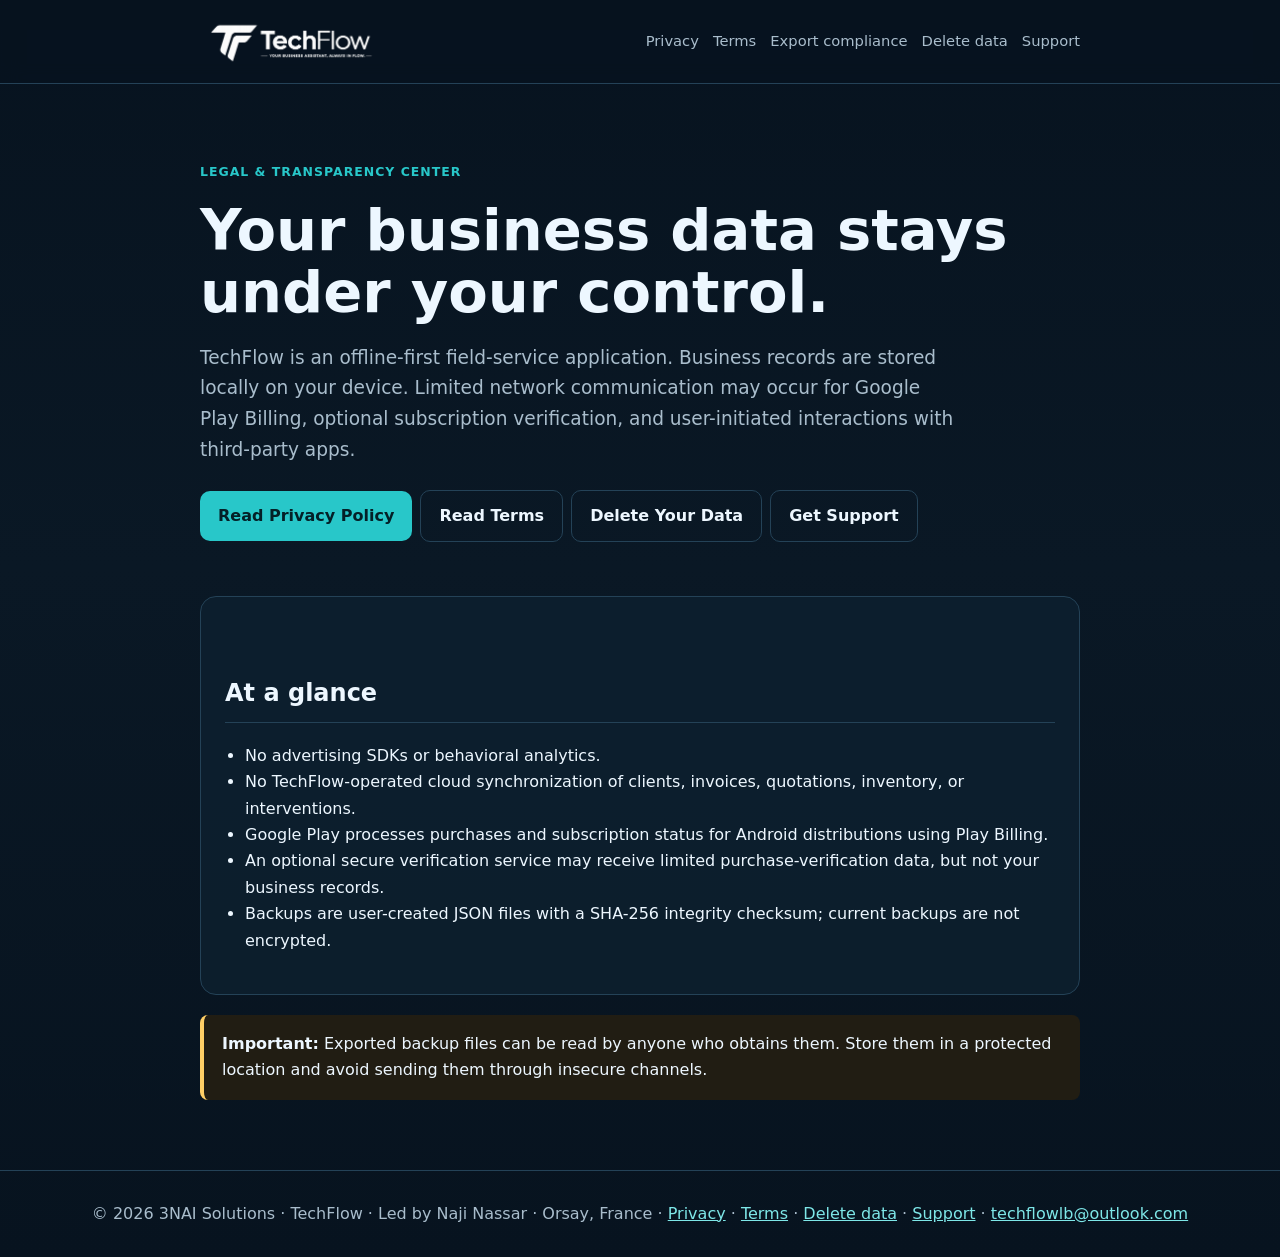
<file: index.html>
<!DOCTYPE html>

<html lang="en"><head><meta charset="utf-8"/><meta content="width=device-width,initial-scale=1" name="viewport"/><title>TechFlow Legal &amp; Privacy</title><meta content="TechFlow privacy policy, terms and export-compliance information." name="description"/><link href="assets/favicon.ico?v=20260731" rel="icon" sizes="any"/><link href="assets/favicon-32x32.png?v=20260731" rel="icon" sizes="32x32" type="image/png"/><link href="assets/favicon-16x16.png?v=20260731" rel="icon" sizes="16x16" type="image/png"/><link href="assets/apple-touch-icon.png?v=20260731" rel="apple-touch-icon" sizes="180x180"/><link href="assets/site.webmanifest?v=20260731" rel="manifest"/><meta content="#0b1f4d" name="theme-color"/><meta content="TechFlow" name="application-name"/><meta content="TechFlow" name="apple-mobile-web-app-title"/><link href="assets/styles.css" rel="stylesheet"/></head><body><header><nav class="nav"><img alt="TechFlow" src="assets/techflow-logo-horizontal-light-v2.png?v=20260731"/><div class="links"><a href="privacy-policy/">Privacy</a><a href="terms-and-conditions/">Terms</a><a href="export-compliance/">Export compliance</a><a href="delete-my-data/">Delete data</a><a href="contact/">Support</a></div></nav></header><main><section class="hero"><div class="eyebrow">Legal &amp; transparency center</div><h1>Your business data stays under your control.</h1><p class="lead">TechFlow is an offline-first field-service application. Business records are stored locally on your device. Limited network communication may occur for Google Play Billing, optional subscription verification, and user-initiated interactions with third-party apps.</p><a class="button" href="privacy-policy/">Read Privacy Policy</a><a class="button secondary" href="terms-and-conditions/">Read Terms</a><a class="button secondary" href="delete-my-data/">Delete Your Data</a><a class="button secondary" href="contact/">Get Support</a></section><div class="card"><h2>At a glance</h2><ul><li>No advertising SDKs or behavioral analytics.</li><li>No TechFlow-operated cloud synchronization of clients, invoices, quotations, inventory, or interventions.</li><li>Google Play processes purchases and subscription status for Android distributions using Play Billing.</li><li>An optional secure verification service may receive limited purchase-verification data, but not your business records.</li><li>Backups are user-created JSON files with a SHA-256 integrity checksum; current backups are not encrypted.</li></ul></div><div class="notice"><strong>Important:</strong> Exported backup files can be read by anyone who obtains them. Store them in a protected location and avoid sending them through insecure channels.</div></main><footer>© <span data-year=""></span> 3NAI Solutions · TechFlow · Led by Naji Nassar · Orsay, France · <a href="privacy-policy/">Privacy</a> · <a href="terms-and-conditions/">Terms</a> · <a href="delete-my-data/">Delete data</a> · <a href="contact/">Support</a> · <a href="mailto:techflowlb@outlook.com">techflowlb@outlook.com</a></footer><script src="assets/site.js"></script></body></html>
</file>
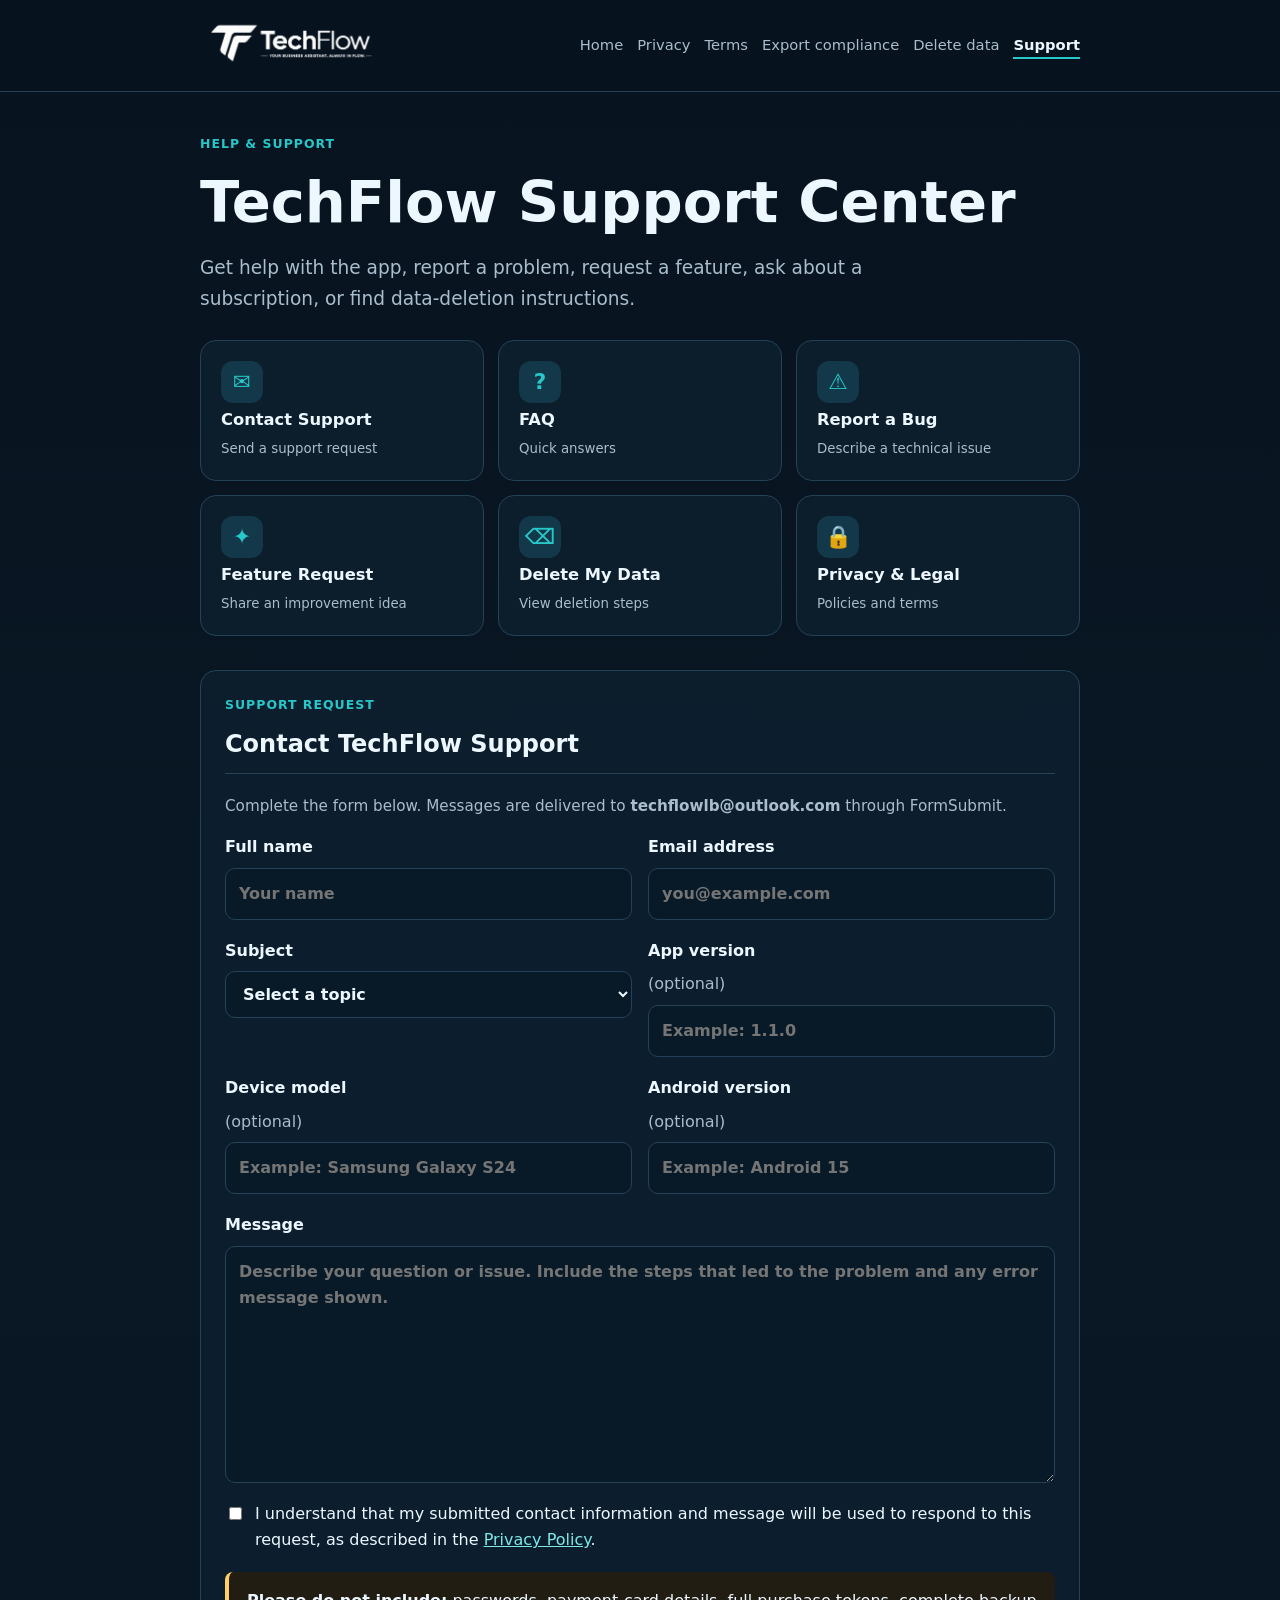
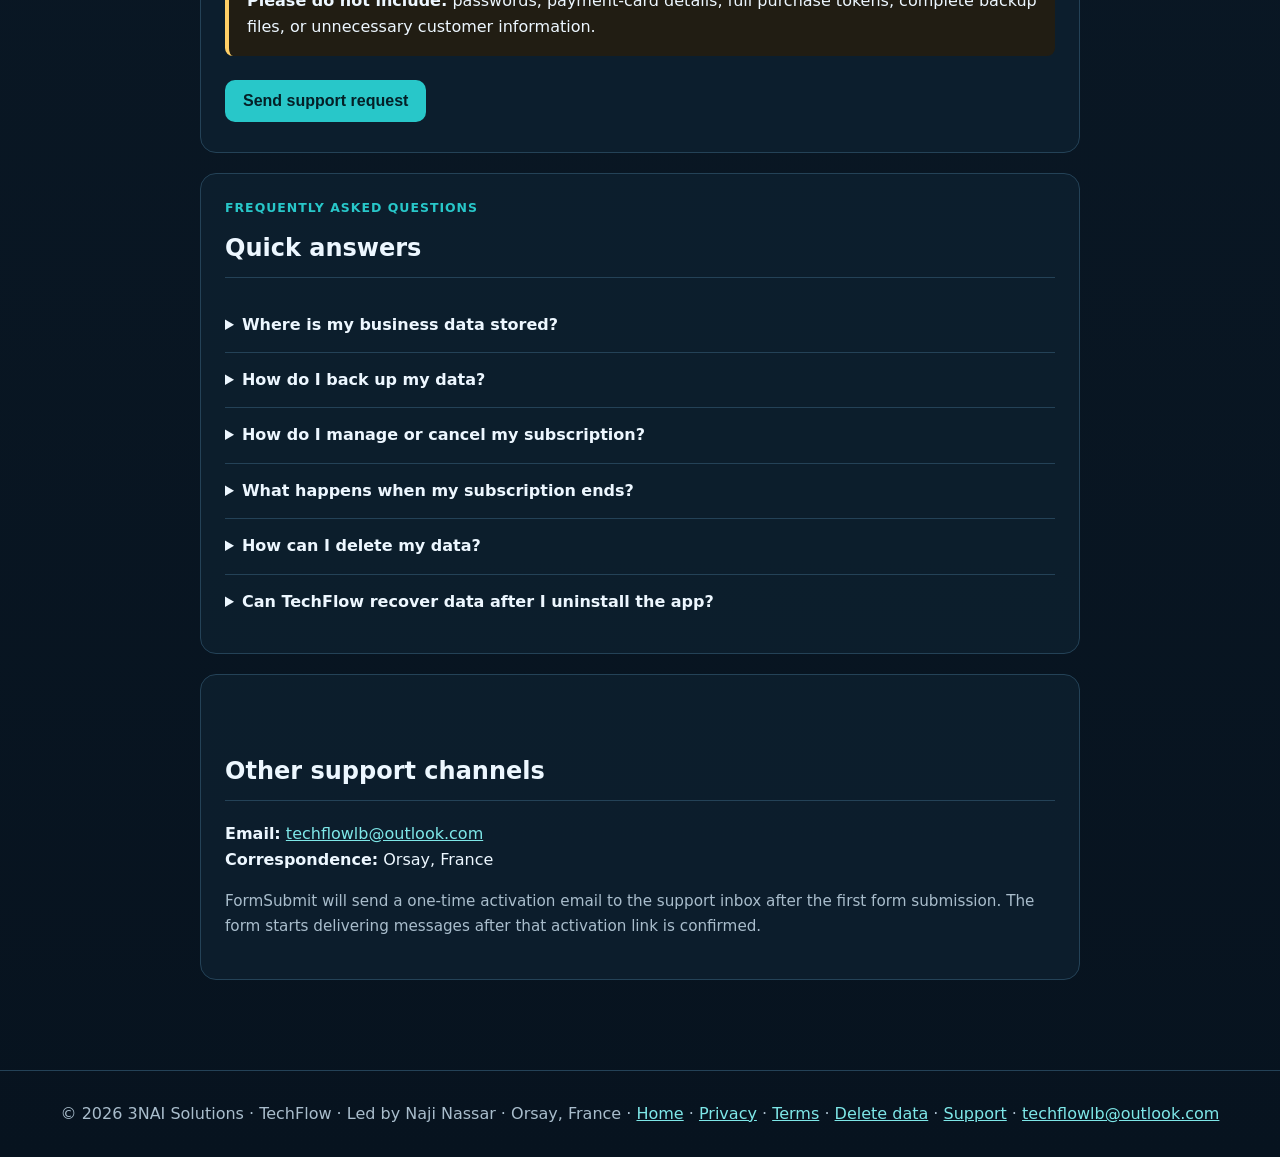
<file: contact/index.html>
<!DOCTYPE html>
<html lang="en">
<head>
  <meta charset="utf-8"/>
  <meta content="width=device-width,initial-scale=1" name="viewport"/>
  <title>TechFlow Support Center</title>
  <meta content="Contact TechFlow Support, report a bug, request a feature, ask about billing, or find help with data deletion." name="description"/>
  <link href="../assets/favicon.ico?v=20260802" rel="icon" sizes="any"/>
  <link href="../assets/favicon-32x32.png?v=20260802" rel="icon" sizes="32x32" type="image/png"/>
  <link href="../assets/favicon-16x16.png?v=20260802" rel="icon" sizes="16x16" type="image/png"/>
  <link href="../assets/apple-touch-icon.png?v=20260802" rel="apple-touch-icon" sizes="180x180"/>
  <link href="../assets/site.webmanifest?v=20260802" rel="manifest"/>
  <meta content="#0b1f4d" name="theme-color"/>
  <meta content="TechFlow" name="application-name"/>
  <meta content="TechFlow" name="apple-mobile-web-app-title"/>
  <link href="../assets/styles.css?v=20260802" rel="stylesheet"/>
</head>
<body>
<header>
  <nav class="nav" aria-label="Legal website navigation">
    <a href="../"><img alt="TechFlow" src="../assets/techflow-logo-horizontal-light-v2.png?v=20260802"/></a>
    <div class="links">
      <a href="../">Home</a>
      <a href="../privacy-policy/">Privacy</a>
      <a href="../terms-and-conditions/">Terms</a>
      <a href="../export-compliance/">Export compliance</a>
      <a href="../delete-my-data/">Delete data</a>
      <a aria-current="page" href="../contact/">Support</a>
    </div>
  </nav>
</header>
<main>
  <div class="eyebrow">Help &amp; support</div>
  <h1>TechFlow Support Center</h1>
  <p class="lead">Get help with the app, report a problem, request a feature, ask about a subscription, or find data-deletion instructions.</p>

  <section class="support-grid" aria-label="Support options">
    <a class="support-tile" href="#contact-form"><span aria-hidden="true">✉</span><strong>Contact Support</strong><small>Send a support request</small></a>
    <a class="support-tile" href="#faq"><span aria-hidden="true">?</span><strong>FAQ</strong><small>Quick answers</small></a>
    <a class="support-tile" href="#contact-form" data-support-subject="Bug report"><span aria-hidden="true">⚠</span><strong>Report a Bug</strong><small>Describe a technical issue</small></a>
    <a class="support-tile" href="#contact-form" data-support-subject="Feature request"><span aria-hidden="true">✦</span><strong>Feature Request</strong><small>Share an improvement idea</small></a>
    <a class="support-tile" href="../delete-my-data/"><span aria-hidden="true">⌫</span><strong>Delete My Data</strong><small>View deletion steps</small></a>
    <a class="support-tile" href="../privacy-policy/"><span aria-hidden="true">🔒</span><strong>Privacy &amp; Legal</strong><small>Policies and terms</small></a>
  </section>

  <section id="contact-form" class="card form-card">
    <div class="eyebrow">Support request</div>
    <h2>Contact TechFlow Support</h2>
    <p class="meta">Complete the form below. Messages are delivered to <strong>techflowlb@outlook.com</strong> through FormSubmit.</p>

    <form action="https://formsubmit.co/techflowlb@outlook.com" method="POST" class="support-form">
      <input type="hidden" name="_subject" value="New TechFlow Support Request"/>
      <input type="hidden" name="_template" value="table"/>
      <input type="hidden" name="_captcha" value="false"/>
      <input type="hidden" name="_next" value="https://3nai-pro.github.io/techflow-legal/contact/?submitted=true"/>
      <input type="text" name="_honey" class="honeypot" tabindex="-1" autocomplete="off" aria-hidden="true"/>

      <div class="form-row two-columns">
        <label>Full name
          <input type="text" name="name" autocomplete="name" required maxlength="100" placeholder="Your name"/>
        </label>
        <label>Email address
          <input type="email" name="email" autocomplete="email" required maxlength="160" placeholder="you@example.com"/>
        </label>
      </div>

      <div class="form-row two-columns">
        <label>Subject
          <select name="support_type" id="support-type" required>
            <option value="">Select a topic</option>
            <option value="Technical issue">Technical issue</option>
            <option value="Subscription">Subscription</option>
            <option value="Billing">Billing</option>
            <option value="Bug report">Bug report</option>
            <option value="Feature request">Feature request</option>
            <option value="Data deletion">Data deletion</option>
            <option value="Privacy or legal">Privacy or legal</option>
            <option value="Other">Other</option>
          </select>
        </label>
        <label>App version <span class="optional">(optional)</span>
          <input type="text" name="app_version" maxlength="40" placeholder="Example: 1.1.0"/>
        </label>
      </div>

      <div class="form-row two-columns">
        <label>Device model <span class="optional">(optional)</span>
          <input type="text" name="device_model" maxlength="100" placeholder="Example: Samsung Galaxy S24"/>
        </label>
        <label>Android version <span class="optional">(optional)</span>
          <input type="text" name="android_version" maxlength="40" placeholder="Example: Android 15"/>
        </label>
      </div>

      <label>Message
        <textarea name="message" required maxlength="5000" rows="8" placeholder="Describe your question or issue. Include the steps that led to the problem and any error message shown."></textarea>
      </label>

      <label class="consent-line">
        <input type="checkbox" required name="privacy_acknowledgement" value="Accepted"/>
        <span>I understand that my submitted contact information and message will be used to respond to this request, as described in the <a href="../privacy-policy/">Privacy Policy</a>.</span>
      </label>

      <div class="notice compact"><strong>Please do not include:</strong> passwords, payment-card details, full purchase tokens, complete backup files, or unnecessary customer information.</div>
      <button class="button form-submit" type="submit">Send support request</button>
      <p class="meta form-status" id="form-status" hidden>Your request was submitted. TechFlow Support will review it as soon as possible.</p>
    </form>
  </section>

  <section id="faq" class="card faq-card">
    <div class="eyebrow">Frequently asked questions</div>
    <h2>Quick answers</h2>
    <details><summary>Where is my business data stored?</summary><p>TechFlow stores clients, quotations, invoices, interventions, inventory and settings locally on your device. TechFlow does not operate cloud synchronization for these business records in the current release.</p></details>
    <details><summary>How do I back up my data?</summary><p>Use the Backup &amp; Restore section in TechFlow Settings. Exported backups are JSON files with an integrity checksum, but they are not encrypted. Store them in a protected location.</p></details>
    <details><summary>How do I manage or cancel my subscription?</summary><p>Subscriptions are managed through Google Play. Open Google Play, select your profile, then Payments &amp; subscriptions → Subscriptions → TechFlow.</p></details>
    <details><summary>What happens when my subscription ends?</summary><p>Your existing records remain available for viewing and backup export. Actions that create or modify business data become restricted until access is restored.</p></details>
    <details><summary>How can I delete my data?</summary><p>You can delete individual records in the app, clear TechFlow storage in Android Settings, uninstall the app, and manually delete exported backup files. See the <a href="../delete-my-data/">Delete My Data page</a> for full instructions.</p></details>
    <details><summary>Can TechFlow recover data after I uninstall the app?</summary><p>No. TechFlow cannot remotely recover locally stored data. Keep an exported backup before uninstalling or clearing app storage.</p></details>
  </section>

  <section class="card">
    <h2>Other support channels</h2>
    <p><strong>Email:</strong> <a href="mailto:techflowlb@outlook.com">techflowlb@outlook.com</a><br/>
    <strong>Correspondence:</strong> Orsay, France</p>
    <p class="meta">FormSubmit will send a one-time activation email to the support inbox after the first form submission. The form starts delivering messages after that activation link is confirmed.</p>
  </section>
</main>
<footer>© <span data-year=""></span> 3NAI Solutions · TechFlow · Led by Naji Nassar · Orsay, France · <a href="../">Home</a> · <a href="../privacy-policy/">Privacy</a> · <a href="../terms-and-conditions/">Terms</a> · <a href="../delete-my-data/">Delete data</a> · <a href="../contact/">Support</a> · <a href="mailto:techflowlb@outlook.com">techflowlb@outlook.com</a></footer>
<script src="../assets/site.js"></script>
<script>
(function(){
  const params = new URLSearchParams(window.location.search);
  const status = document.getElementById('form-status');
  if (params.get('submitted') === 'true' && status) {
    status.hidden = false;
    status.scrollIntoView({behavior:'smooth', block:'center'});
  }
  const select = document.getElementById('support-type');
  document.querySelectorAll('[data-support-subject]').forEach(function(link){
    link.addEventListener('click', function(){
      if (select) select.value = link.getAttribute('data-support-subject') || '';
    });
  });
})();
</script>
</body>
</html>
</file>
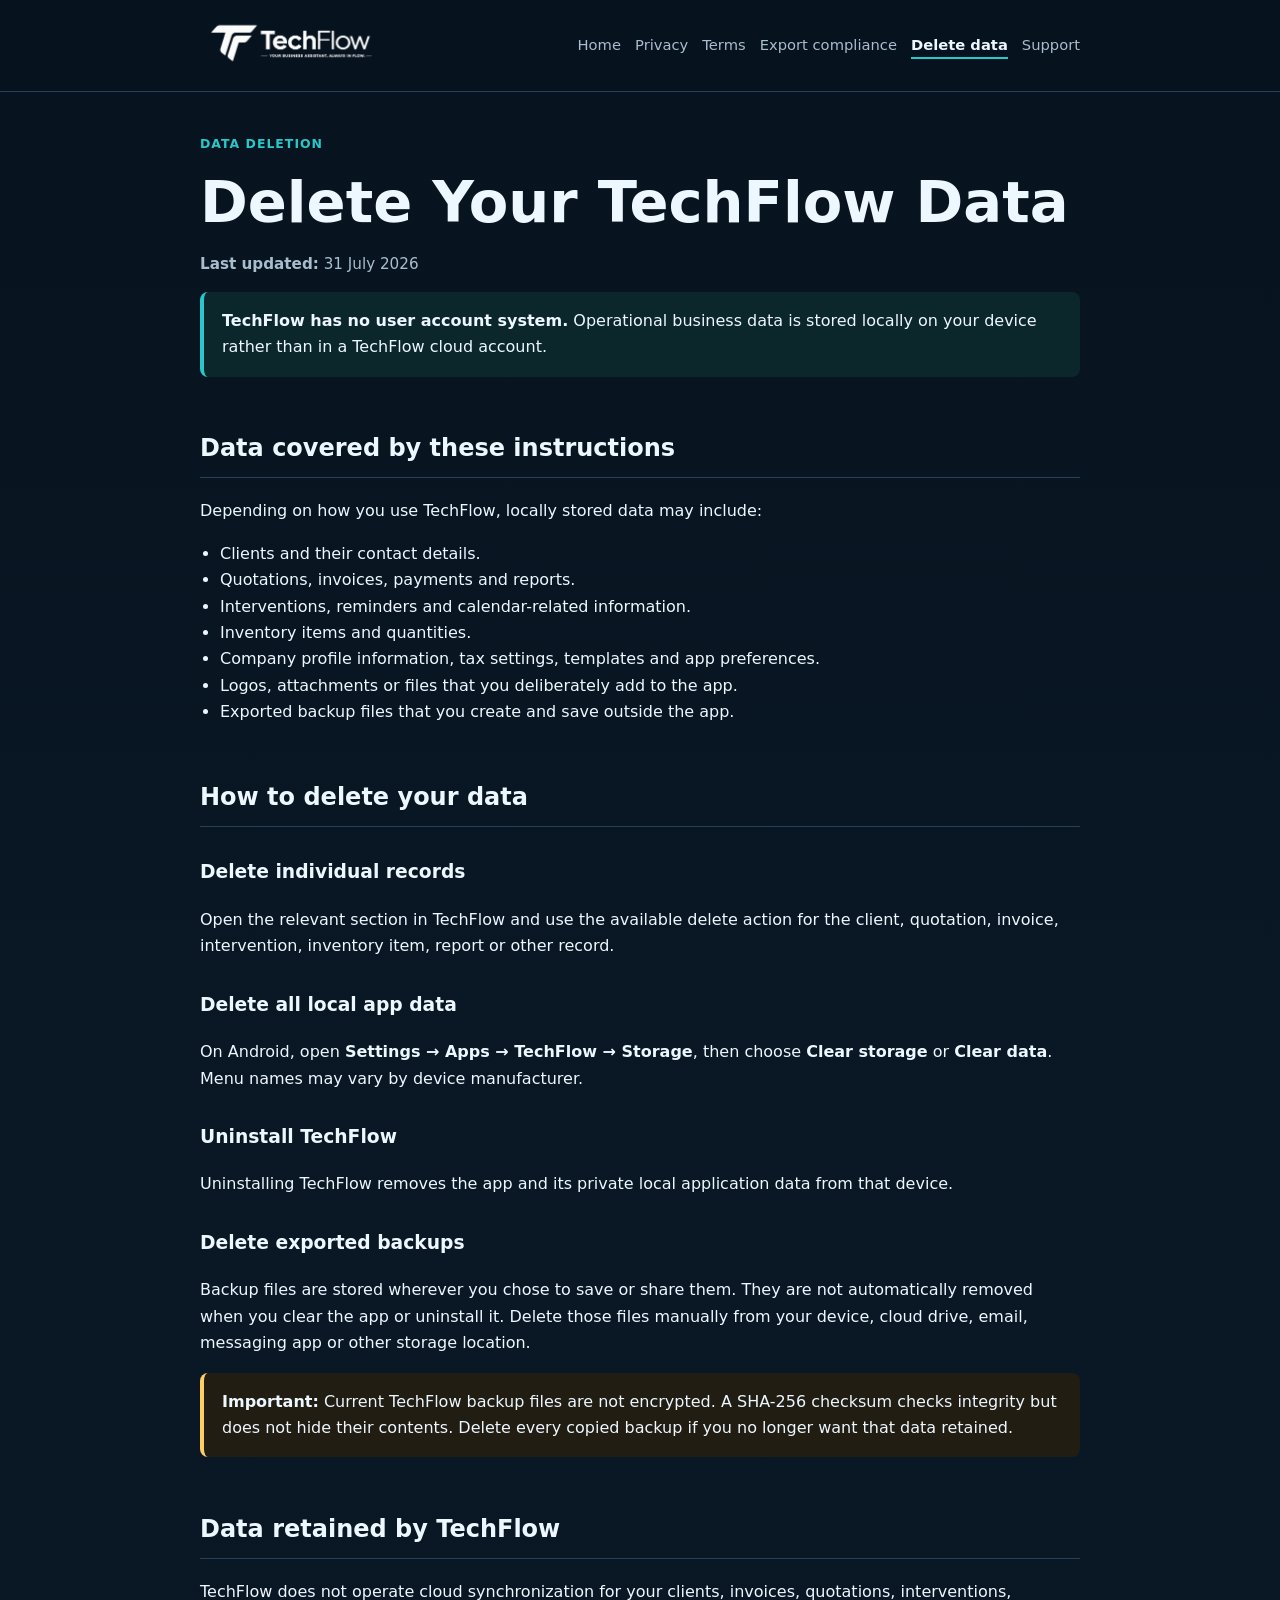
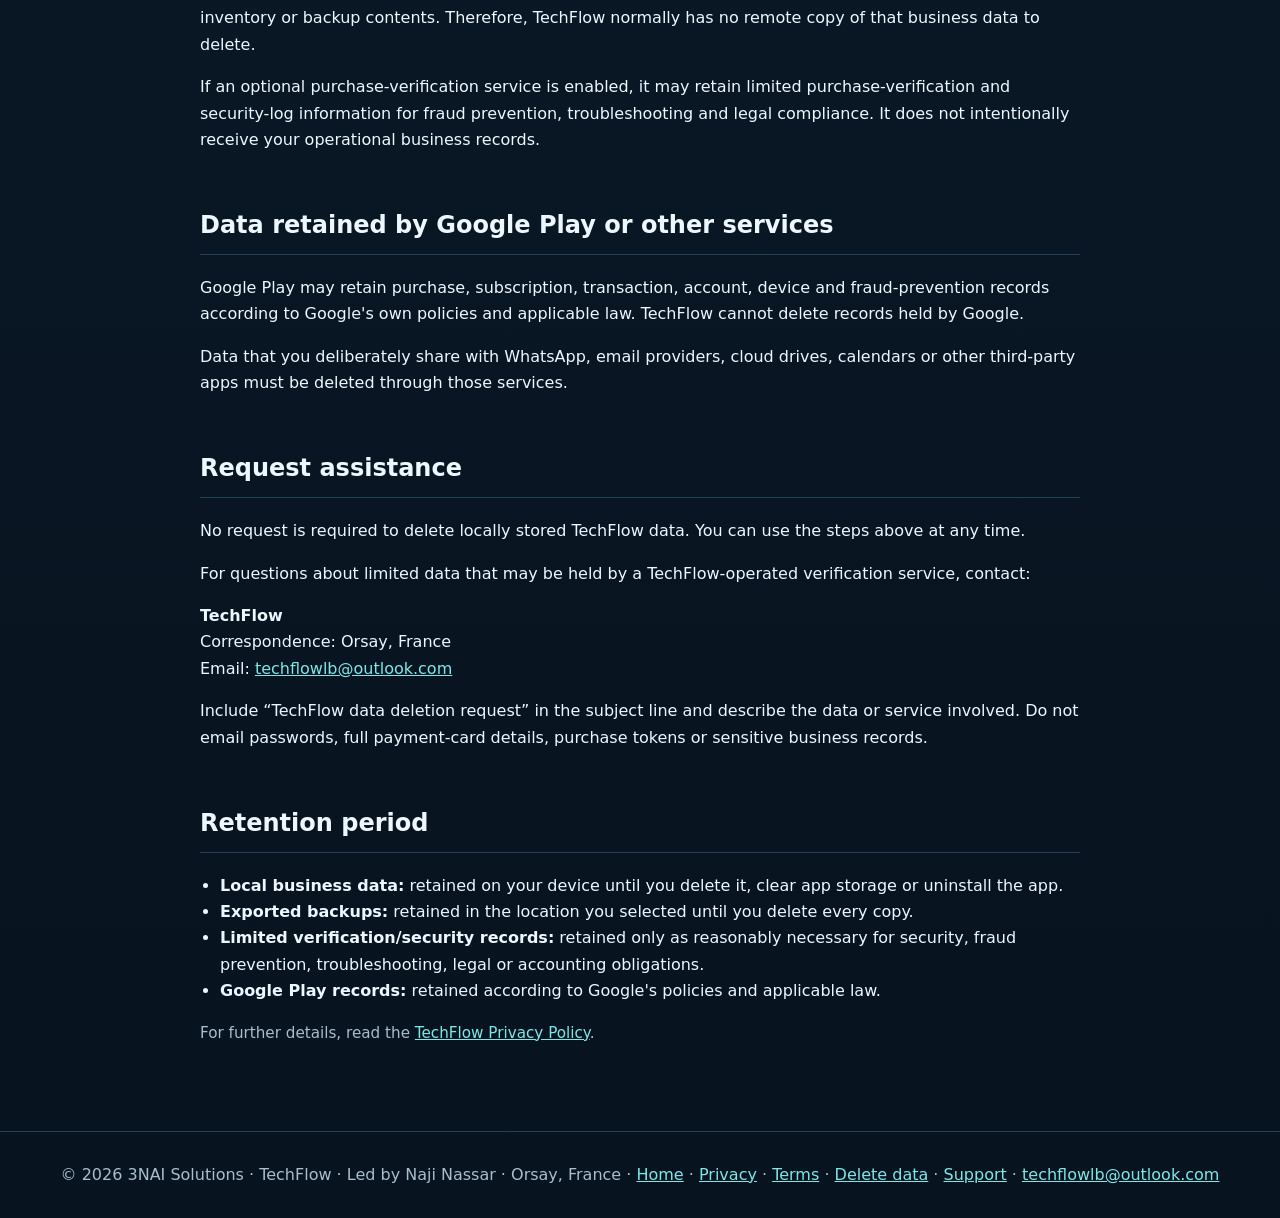
<file: delete-my-data/index.html>
<!DOCTYPE html>

<html lang="en">
<head>
<meta charset="utf-8"/>
<meta content="width=device-width,initial-scale=1" name="viewport"/>
<title>Delete Your Data — TechFlow</title>
<meta content="How to delete data stored by the TechFlow field-service application." name="description"/>
<link href="../assets/favicon.ico?v=20260731" rel="icon" sizes="any"/>
<link href="../assets/favicon-32x32.png?v=20260731" rel="icon" sizes="32x32" type="image/png"/>
<link href="../assets/favicon-16x16.png?v=20260731" rel="icon" sizes="16x16" type="image/png"/>
<link href="../assets/apple-touch-icon.png?v=20260731" rel="apple-touch-icon" sizes="180x180"/>
<link href="../assets/site.webmanifest?v=20260731" rel="manifest"/>
<meta content="#0b1f4d" name="theme-color"/>
<meta content="TechFlow" name="application-name"/>
<meta content="TechFlow" name="apple-mobile-web-app-title"/>
<link href="../assets/styles.css" rel="stylesheet"/>
</head>
<body>
<header>
<nav class="nav">
<a href="../"><img alt="TechFlow" src="../assets/techflow-logo-horizontal-light-v2.png?v=20260731"/></a>
<div class="links">
<a href="../">Home</a>
<a href="../privacy-policy/">Privacy</a>
<a href="../terms-and-conditions/">Terms</a>
<a href="../export-compliance/">Export compliance</a>
<a aria-current="page" href="../delete-my-data/">Delete data</a>
<a href="../contact/">Support</a>
</div>
</nav>
</header>
<main>
<div class="eyebrow">Data deletion</div>
<h1>Delete Your TechFlow Data</h1>
<p class="meta"><strong>Last updated:</strong> 31 July 2026</p>
<div class="good"><strong>TechFlow has no user account system.</strong> Operational business data is stored locally on your device rather than in a TechFlow cloud account.</div>
<h2>Data covered by these instructions</h2>
<p>Depending on how you use TechFlow, locally stored data may include:</p>
<ul>
<li>Clients and their contact details.</li>
<li>Quotations, invoices, payments and reports.</li>
<li>Interventions, reminders and calendar-related information.</li>
<li>Inventory items and quantities.</li>
<li>Company profile information, tax settings, templates and app preferences.</li>
<li>Logos, attachments or files that you deliberately add to the app.</li>
<li>Exported backup files that you create and save outside the app.</li>
</ul>
<h2>How to delete your data</h2>
<h3>Delete individual records</h3>
<p>Open the relevant section in TechFlow and use the available delete action for the client, quotation, invoice, intervention, inventory item, report or other record.</p>
<h3>Delete all local app data</h3>
<p>On Android, open <strong>Settings → Apps → TechFlow → Storage</strong>, then choose <strong>Clear storage</strong> or <strong>Clear data</strong>. Menu names may vary by device manufacturer.</p>
<h3>Uninstall TechFlow</h3>
<p>Uninstalling TechFlow removes the app and its private local application data from that device.</p>
<h3>Delete exported backups</h3>
<p>Backup files are stored wherever you chose to save or share them. They are not automatically removed when you clear the app or uninstall it. Delete those files manually from your device, cloud drive, email, messaging app or other storage location.</p>
<div class="notice"><strong>Important:</strong> Current TechFlow backup files are not encrypted. A SHA-256 checksum checks integrity but does not hide their contents. Delete every copied backup if you no longer want that data retained.</div>
<h2>Data retained by TechFlow</h2>
<p>TechFlow does not operate cloud synchronization for your clients, invoices, quotations, interventions, inventory or backup contents. Therefore, TechFlow normally has no remote copy of that business data to delete.</p>
<p>If an optional purchase-verification service is enabled, it may retain limited purchase-verification and security-log information for fraud prevention, troubleshooting and legal compliance. It does not intentionally receive your operational business records.</p>
<h2>Data retained by Google Play or other services</h2>
<p>Google Play may retain purchase, subscription, transaction, account, device and fraud-prevention records according to Google's own policies and applicable law. TechFlow cannot delete records held by Google.</p>
<p>Data that you deliberately share with WhatsApp, email providers, cloud drives, calendars or other third-party apps must be deleted through those services.</p>
<h2>Request assistance</h2>
<p>No request is required to delete locally stored TechFlow data. You can use the steps above at any time.</p>
<p>For questions about limited data that may be held by a TechFlow-operated verification service, contact:</p>
<p><strong>TechFlow</strong><br/>Correspondence: Orsay, France<br/>Email: <a href="mailto:techflowlb@outlook.com?subject=TechFlow%20data%20deletion%20request">techflowlb@outlook.com</a></p>
<p>Include “TechFlow data deletion request” in the subject line and describe the data or service involved. Do not email passwords, full payment-card details, purchase tokens or sensitive business records.</p>
<h2>Retention period</h2>
<ul>
<li><strong>Local business data:</strong> retained on your device until you delete it, clear app storage or uninstall the app.</li>
<li><strong>Exported backups:</strong> retained in the location you selected until you delete every copy.</li>
<li><strong>Limited verification/security records:</strong> retained only as reasonably necessary for security, fraud prevention, troubleshooting, legal or accounting obligations.</li>
<li><strong>Google Play records:</strong> retained according to Google's policies and applicable law.</li>
</ul>
<p class="meta">For further details, read the <a href="../privacy-policy/">TechFlow Privacy Policy</a>.</p>
</main>
<footer>© <span data-year=""></span> 3NAI Solutions · TechFlow · Led by Naji Nassar · Orsay, France · <a href="../">Home</a> · <a href="../privacy-policy/">Privacy</a> · <a href="../terms-and-conditions/">Terms</a> · <a href="../delete-my-data/">Delete data</a> · <a href="../contact/">Support</a> · <a href="mailto:techflowlb@outlook.com">techflowlb@outlook.com</a></footer>
<script src="../assets/site.js"></script>
</body>
</html>
</file>
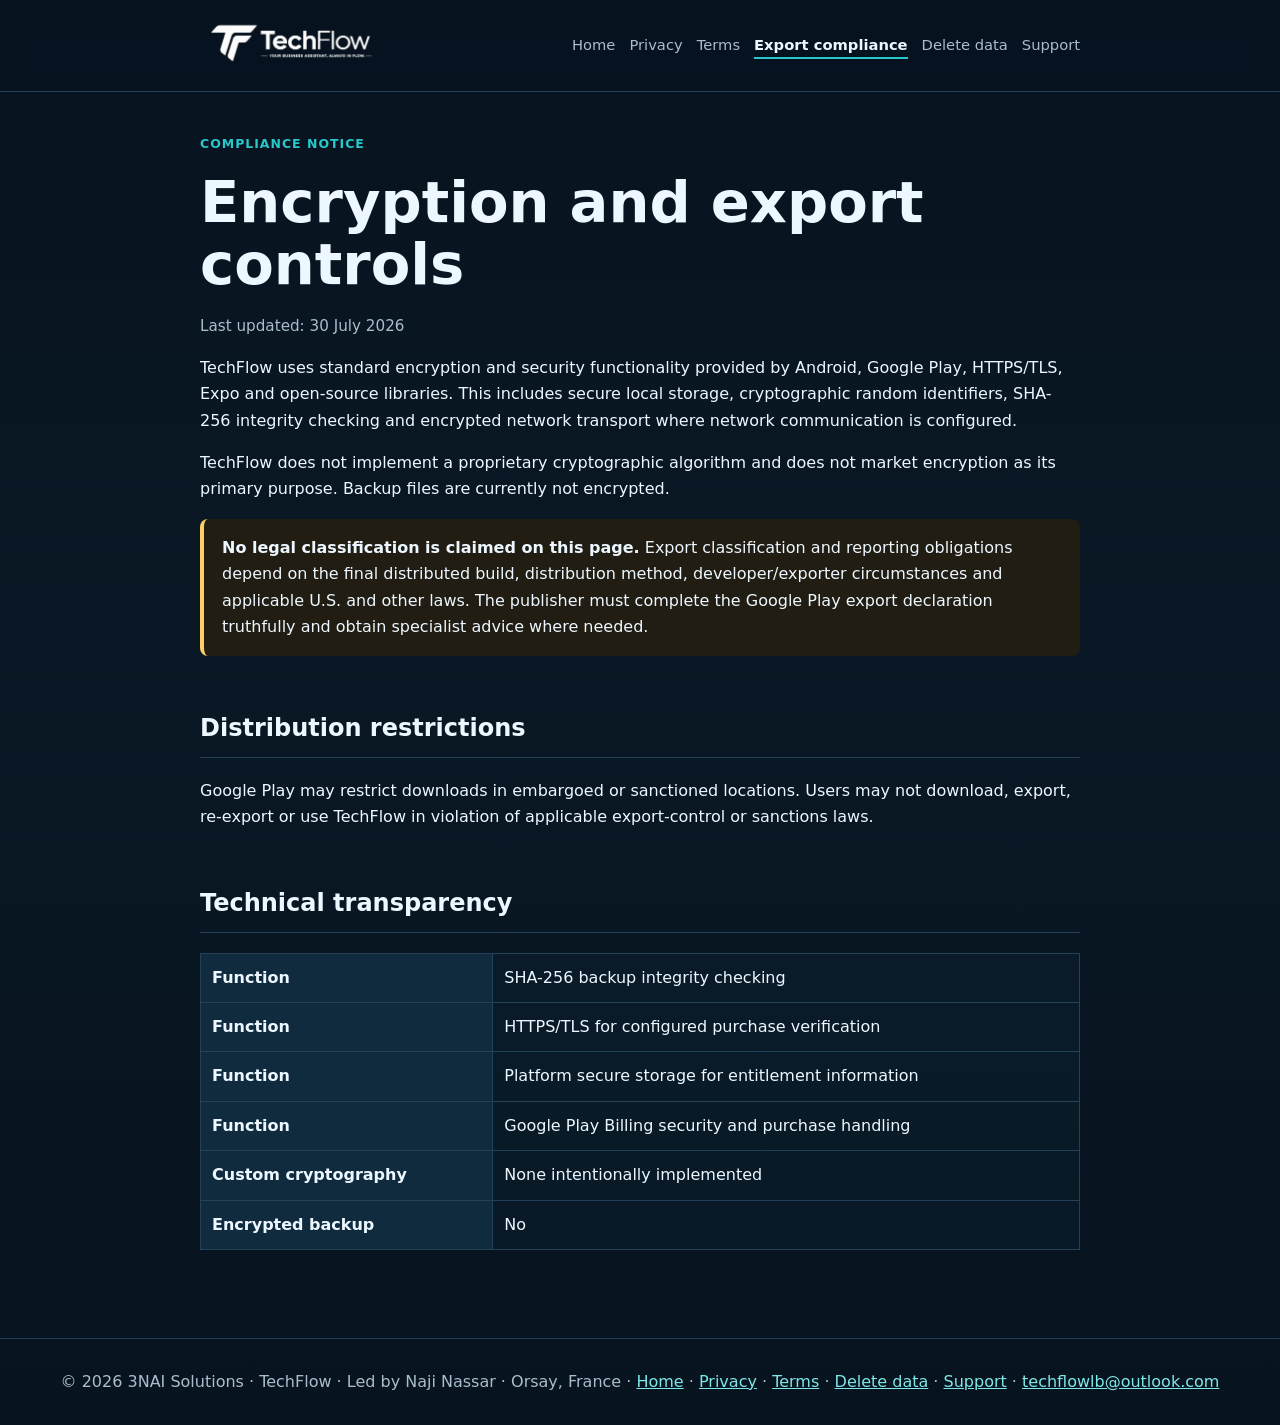
<file: export-compliance/index.html>
<!DOCTYPE html>

<html lang="en"><head><meta charset="utf-8"/><meta content="width=device-width,initial-scale=1" name="viewport"/><title>Export Compliance Notice — TechFlow</title><meta content="TechFlow export compliance and encryption notice" name="description"/><link href="../assets/favicon.ico?v=20260731" rel="icon" sizes="any"/><link href="../assets/favicon-32x32.png?v=20260731" rel="icon" sizes="32x32" type="image/png"/><link href="../assets/favicon-16x16.png?v=20260731" rel="icon" sizes="16x16" type="image/png"/><link href="../assets/apple-touch-icon.png?v=20260731" rel="apple-touch-icon" sizes="180x180"/><link href="../assets/site.webmanifest?v=20260731" rel="manifest"/><meta content="#0b1f4d" name="theme-color"/><meta content="TechFlow" name="application-name"/><meta content="TechFlow" name="apple-mobile-web-app-title"/><link href="../assets/styles.css" rel="stylesheet"/></head><body><header><nav class="nav"><a href="../"><img alt="TechFlow" src="../assets/techflow-logo-horizontal-light-v2.png?v=20260731"/></a><div class="links"><a href="../">Home</a><a href="../privacy-policy/">Privacy</a><a href="../terms-and-conditions/">Terms</a><a aria-current="page" href="../export-compliance/">Export compliance</a><a href="../delete-my-data/">Delete data</a><a href="../contact/">Support</a></div></nav></header><main><div class="eyebrow">Compliance notice</div><h1>Encryption and export controls</h1><p class="meta">Last updated: 30 July 2026</p><p>TechFlow uses standard encryption and security functionality provided by Android, Google Play, HTTPS/TLS, Expo and open-source libraries. This includes secure local storage, cryptographic random identifiers, SHA-256 integrity checking and encrypted network transport where network communication is configured.</p><p>TechFlow does not implement a proprietary cryptographic algorithm and does not market encryption as its primary purpose. Backup files are currently not encrypted.</p><div class="notice"><strong>No legal classification is claimed on this page.</strong> Export classification and reporting obligations depend on the final distributed build, distribution method, developer/exporter circumstances and applicable U.S. and other laws. The publisher must complete the Google Play export declaration truthfully and obtain specialist advice where needed.</div><h2>Distribution restrictions</h2><p>Google Play may restrict downloads in embargoed or sanctioned locations. Users may not download, export, re-export or use TechFlow in violation of applicable export-control or sanctions laws.</p><h2>Technical transparency</h2><table><tbody><tr><th>Function</th><td>SHA-256 backup integrity checking</td></tr><tr><th>Function</th><td>HTTPS/TLS for configured purchase verification</td></tr><tr><th>Function</th><td>Platform secure storage for entitlement information</td></tr><tr><th>Function</th><td>Google Play Billing security and purchase handling</td></tr><tr><th>Custom cryptography</th><td>None intentionally implemented</td></tr><tr><th>Encrypted backup</th><td>No</td></tr></tbody></table></main><footer>© <span data-year=""></span> 3NAI Solutions · TechFlow · Led by Naji Nassar · Orsay, France · <a href="../">Home</a> · <a href="../privacy-policy/">Privacy</a> · <a href="../terms-and-conditions/">Terms</a> · <a href="../delete-my-data/">Delete data</a> · <a href="../contact/">Support</a> · <a href="mailto:techflowlb@outlook.com">techflowlb@outlook.com</a></footer><script src="../assets/site.js"></script></body></html>
</file>
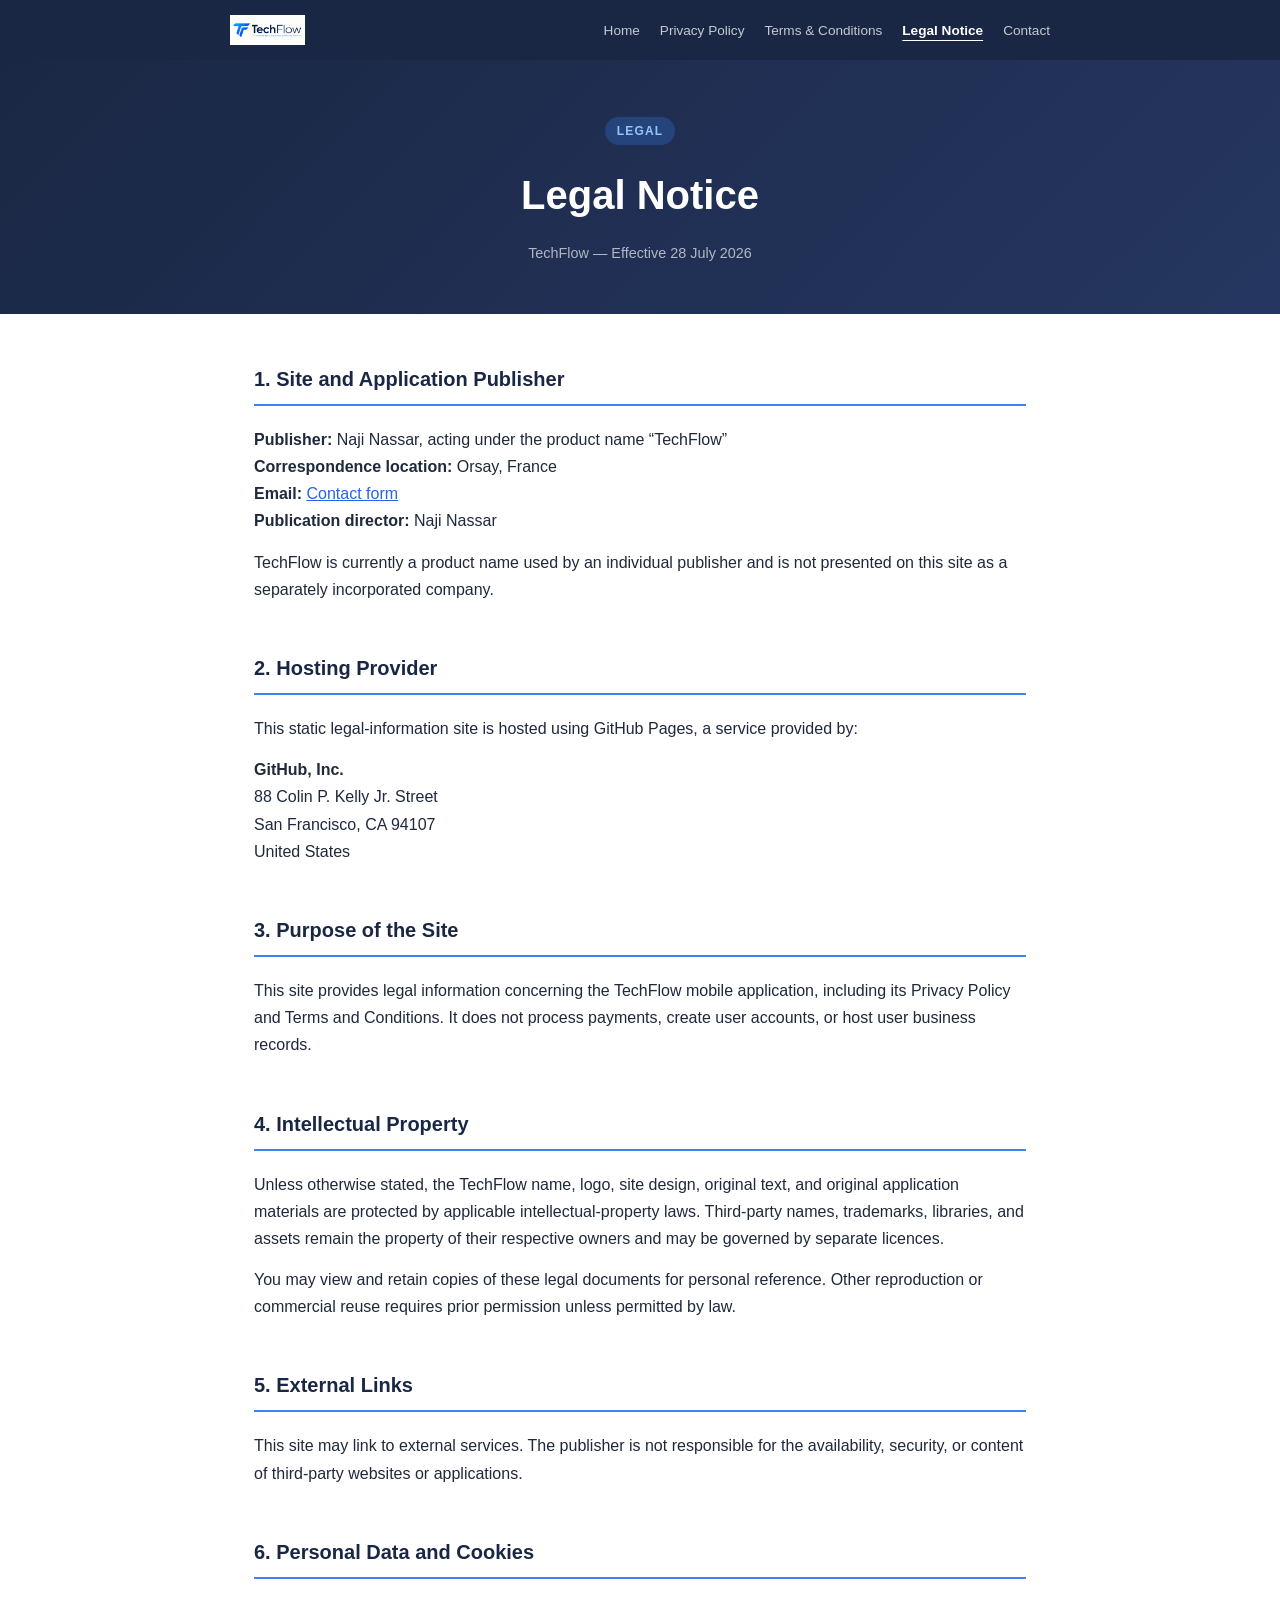
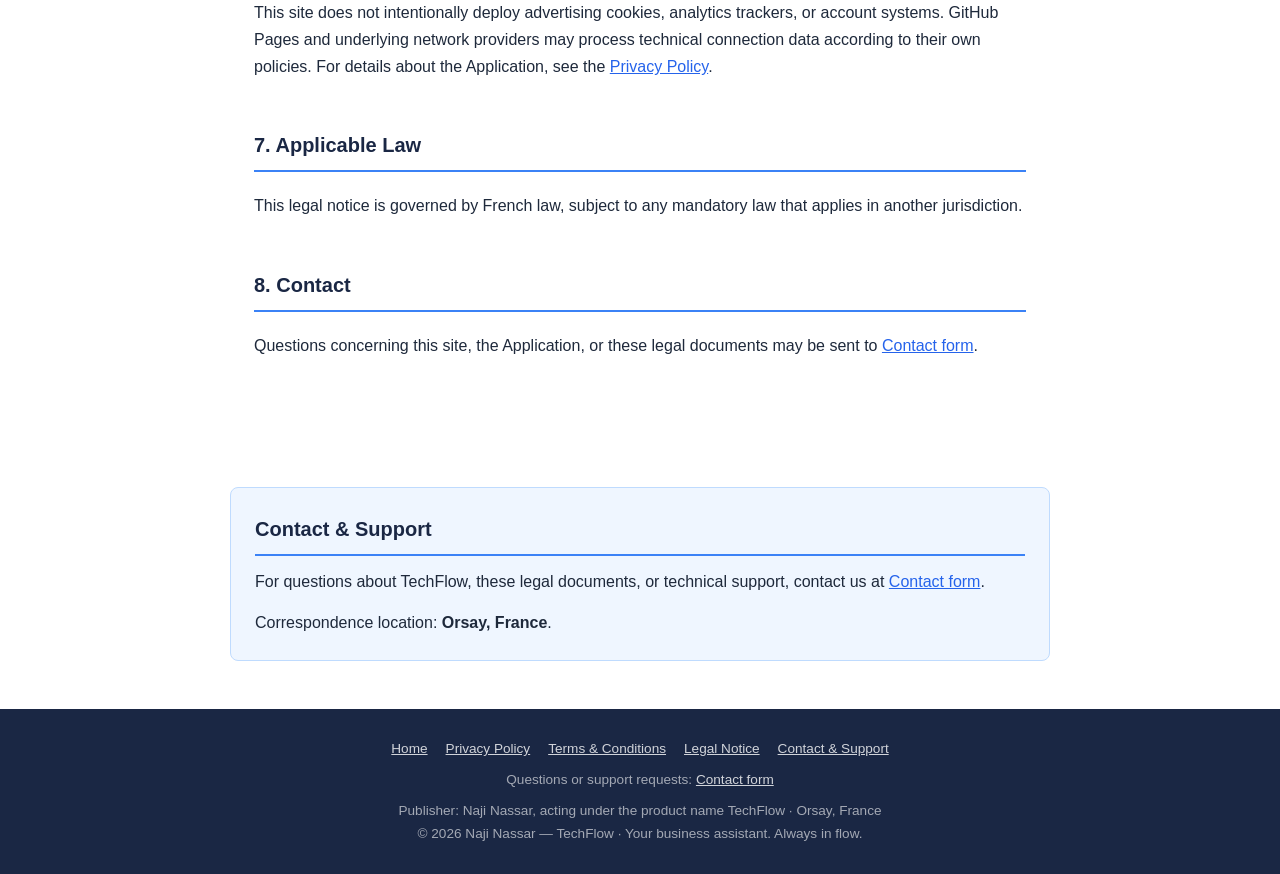
<file: legal-notice/index.html>
<!DOCTYPE html>

<html lang="en">
<head>
<meta charset="utf-8"/>
<meta content="width=device-width, initial-scale=1.0" name="viewport"/>
<meta content="TechFlow legal notice — publisher, contact details, hosting provider, intellectual property, and governing law." name="description"/>
<title>Legal Notice — TechFlow</title>
<style>
    *, *::before, *::after { box-sizing: border-box; margin: 0; padding: 0; }

    :root {
      --navy:       #1a2744;
      --navy-mid:   #253660;
      --primary:    #3b82f6;
      --primary-dk: #2563eb;
      --text:       #1e293b;
      --muted:      #64748b;
      --border:     #e2e8f0;
      --surface:    #f8fafc;
      --white:      #ffffff;
      --radius:     8px;
    }

    html { scroll-behavior: smooth; }

    body {
      font-family: -apple-system, BlinkMacSystemFont, "Segoe UI", Roboto,
                   "Helvetica Neue", Arial, sans-serif;
      font-size: 16px;
      line-height: 1.7;
      color: var(--text);
      background: var(--white);
    }

    /* ── Header ── */
    header {
      background: var(--navy);
      color: var(--white);
      padding: 0 24px;
    }
    .header-inner {
      max-width: 820px;
      margin: 0 auto;
      display: flex;
      align-items: center;
      justify-content: space-between;
      height: 60px;
    }
    .logo-link {
      display: flex;
      align-items: center;
      gap: 10px;
      text-decoration: none;
      color: var(--white);
    }
    .logo-wordmark {
      font-size: 1.1rem;
      font-weight: 700;
      letter-spacing: 0.02em;
    }
    header nav a {
      color: rgba(255,255,255,0.75);
      text-decoration: none;
      font-size: 0.85rem;
      margin-left: 20px;
      transition: color 0.15s;
    }
    header nav a:hover { color: var(--white); }

    /* ── Hero ── */
    .hero {
      background: linear-gradient(135deg, var(--navy) 0%, var(--navy-mid) 100%);
      color: var(--white);
      padding: 56px 24px 48px;
      text-align: center;
    }
    .hero-tag {
      display: inline-block;
      background: rgba(59,130,246,0.25);
      color: #93c5fd;
      font-size: 0.75rem;
      font-weight: 600;
      letter-spacing: 0.1em;
      text-transform: uppercase;
      padding: 4px 12px;
      border-radius: 20px;
      margin-bottom: 16px;
    }
    .hero h1 {
      font-size: clamp(1.75rem, 4vw, 2.5rem);
      font-weight: 800;
      margin-bottom: 12px;
    }
    .hero-meta {
      color: rgba(255,255,255,0.65);
      font-size: 0.9rem;
    }

    /* ── Layout ── */
    .content-wrap {
      max-width: 820px;
      margin: 0 auto;
      padding: 48px 24px 80px;
    }

    /* ── Sections ── */
    section { margin-bottom: 48px; }

    h2 {
      font-size: 1.25rem;
      font-weight: 700;
      color: var(--navy);
      border-bottom: 2px solid var(--primary);
      padding-bottom: 8px;
      margin-bottom: 20px;
    }
    h3 {
      font-size: 1rem;
      font-weight: 700;
      color: var(--navy-mid);
      margin: 24px 0 8px;
    }

    p { margin-bottom: 14px; }
    p:last-child { margin-bottom: 0; }

    ul, ol {
      padding-left: 24px;
      margin-bottom: 14px;
    }
    li { margin-bottom: 6px; }

    strong { color: var(--text); font-weight: 600; }
    a { color: var(--primary-dk); }
    a:hover { color: var(--primary); }

    /* ── Warning box ── */
    .warn-box {
      background: #fefce8;
      border: 1px solid #fde047;
      border-radius: var(--radius);
      padding: 14px 18px;
      margin: 16px 0;
      font-size: 0.9rem;
    }
    .warn-box::before { content: "⚠️  "; }

    /* ── Highlight box (e.g. governing law) ── */
    .info-box {
      background: #eff6ff;
      border-left: 4px solid var(--primary);
      border-radius: 0 var(--radius) var(--radius) 0;
      padding: 14px 18px;
      margin: 16px 0;
      font-size: 0.95rem;
    }

    /* ── Legal disclaimer block ── */
    .disclaimer-block {
      background: var(--surface);
      border: 1px solid var(--border);
      border-radius: var(--radius);
      padding: 18px 22px;
      font-size: 0.9rem;
      line-height: 1.6;
    }

    /* ── Footer ── */
    footer {
      background: var(--navy);
      color: rgba(255,255,255,0.6);
      text-align: center;
      padding: 28px 24px;
      font-size: 0.85rem;
    }
    footer a { color: rgba(255,255,255,0.8); }
    footer .footer-links { margin-bottom: 8px; }
    footer .footer-links a { margin: 0 10px; }

    @media (max-width: 600px) {
      .header-inner nav { display: none; }
      .hero { padding: 40px 20px 36px; }
    }
  
    header nav a[aria-current="page"] {
      color: var(--white);
      font-weight: 700;
      text-decoration: underline;
      text-underline-offset: 5px;
    }
    .contact-section {
      max-width: 820px;
      margin: 0 auto 48px;
      padding: 24px;
      background: #eff6ff;
      border: 1px solid #bfdbfe;
      border-radius: var(--radius);
    }
    .contact-section h2 { margin-bottom: 12px; }
    .footer-contact { margin: 8px 0; }
    footer .footer-links {
      display: flex;
      flex-wrap: wrap;
      justify-content: center;
      gap: 8px 18px;
    }
    footer .footer-links a { margin: 0; }
    @media (max-width: 600px) {
      .header-inner {
        height: auto;
        min-height: 60px;
        padding: 10px 0;
        align-items: flex-start;
      }
      .header-inner nav {
        display: flex;
        flex-wrap: wrap;
        justify-content: flex-end;
        gap: 6px 12px;
      }
      .header-inner nav a {
        margin-left: 0;
        font-size: 0.78rem;
      }
    }
    </style>
<link href="https://3nai-pro.github.io/techflow-legal/legal-notice/" rel="canonical"/></head>
<body>
<header>
<div class="header-inner">
<a class="logo-link" href="https://3nai-pro.github.io/techflow-legal/">
<img alt="TechFlow" height="30" src="../assets/techflow-logo-light.png" style="display:block;"/>
</a>
<nav><a href="https://3nai-pro.github.io/techflow-legal/">Home</a><a href="https://3nai-pro.github.io/techflow-legal/privacy-policy/">Privacy Policy</a><a href="https://3nai-pro.github.io/techflow-legal/terms-and-conditions/">Terms &amp; Conditions</a><a aria-current="page" href="https://3nai-pro.github.io/techflow-legal/legal-notice/">Legal Notice</a><a href="https://3nai-pro.github.io/techflow-legal/contact/">Contact</a></nav>
</div>
</header>
<div class="hero">
<div class="hero-tag">Legal</div>
<h1>Legal Notice</h1>
<p class="hero-meta">TechFlow — Effective 28 July 2026</p>
</div>
<div class="content-wrap">
<section><h2>1. Site and Application Publisher</h2><p><strong>Publisher:</strong> Naji Nassar, acting under the product name “TechFlow”<br/><strong>Correspondence location:</strong> Orsay, France<br/><strong>Email:</strong> <a href="https://3nai-pro.github.io/techflow-legal/contact/">Contact form</a><br/><strong>Publication director:</strong> Naji Nassar</p><p>TechFlow is currently a product name used by an individual publisher and is not presented on this site as a separately incorporated company.</p></section>
<section><h2>2. Hosting Provider</h2><p>This static legal-information site is hosted using GitHub Pages, a service provided by:</p><p><strong>GitHub, Inc.</strong><br/>88 Colin P. Kelly Jr. Street<br/>San Francisco, CA 94107<br/>United States</p></section>
<section><h2>3. Purpose of the Site</h2><p>This site provides legal information concerning the TechFlow mobile application, including its Privacy Policy and Terms and Conditions. It does not process payments, create user accounts, or host user business records.</p></section>
<section><h2>4. Intellectual Property</h2><p>Unless otherwise stated, the TechFlow name, logo, site design, original text, and original application materials are protected by applicable intellectual-property laws. Third-party names, trademarks, libraries, and assets remain the property of their respective owners and may be governed by separate licences.</p><p>You may view and retain copies of these legal documents for personal reference. Other reproduction or commercial reuse requires prior permission unless permitted by law.</p></section>
<section><h2>5. External Links</h2><p>This site may link to external services. The publisher is not responsible for the availability, security, or content of third-party websites or applications.</p></section>
<section><h2>6. Personal Data and Cookies</h2><p>This site does not intentionally deploy advertising cookies, analytics trackers, or account systems. GitHub Pages and underlying network providers may process technical connection data according to their own policies. For details about the Application, see the <a href="https://3nai-pro.github.io/techflow-legal/privacy-policy">Privacy Policy</a>.</p></section>
<section><h2>7. Applicable Law</h2><p>This legal notice is governed by French law, subject to any mandatory law that applies in another jurisdiction.</p></section>
<section><h2>8. Contact</h2><p>Questions concerning this site, the Application, or these legal documents may be sent to <a href="https://3nai-pro.github.io/techflow-legal/contact/">Contact form</a>.</p></section>
</div><!-- /content-wrap -->
<section aria-labelledby="contact-heading" class="contact-section">
<h2 id="contact-heading">Contact &amp; Support</h2>
<p>For questions about TechFlow, these legal documents, or technical support, contact us at
  <a href="https://3nai-pro.github.io/techflow-legal/contact/">Contact form</a>.</p>
<p>Correspondence location: <strong>Orsay, France</strong>.</p>
</section><footer>
<div class="footer-links">
<a href="https://3nai-pro.github.io/techflow-legal/">Home</a>
<a href="https://3nai-pro.github.io/techflow-legal/privacy-policy/">Privacy Policy</a>
<a href="https://3nai-pro.github.io/techflow-legal/terms-and-conditions/">Terms &amp; Conditions</a>
<a href="https://3nai-pro.github.io/techflow-legal/legal-notice/">Legal Notice</a>
<a href="https://3nai-pro.github.io/techflow-legal/contact/">Contact &amp; Support</a>
</div>
<div class="footer-contact">
    Questions or support requests:
    <a href="https://3nai-pro.github.io/techflow-legal/contact/">Contact form</a>
</div>
<div>Publisher: Naji Nassar, acting under the product name TechFlow · Orsay, France</div>
<div>© 2026 Naji Nassar — TechFlow · Your business assistant. Always in flow.</div>
</footer>
</body>
</html>
</file>
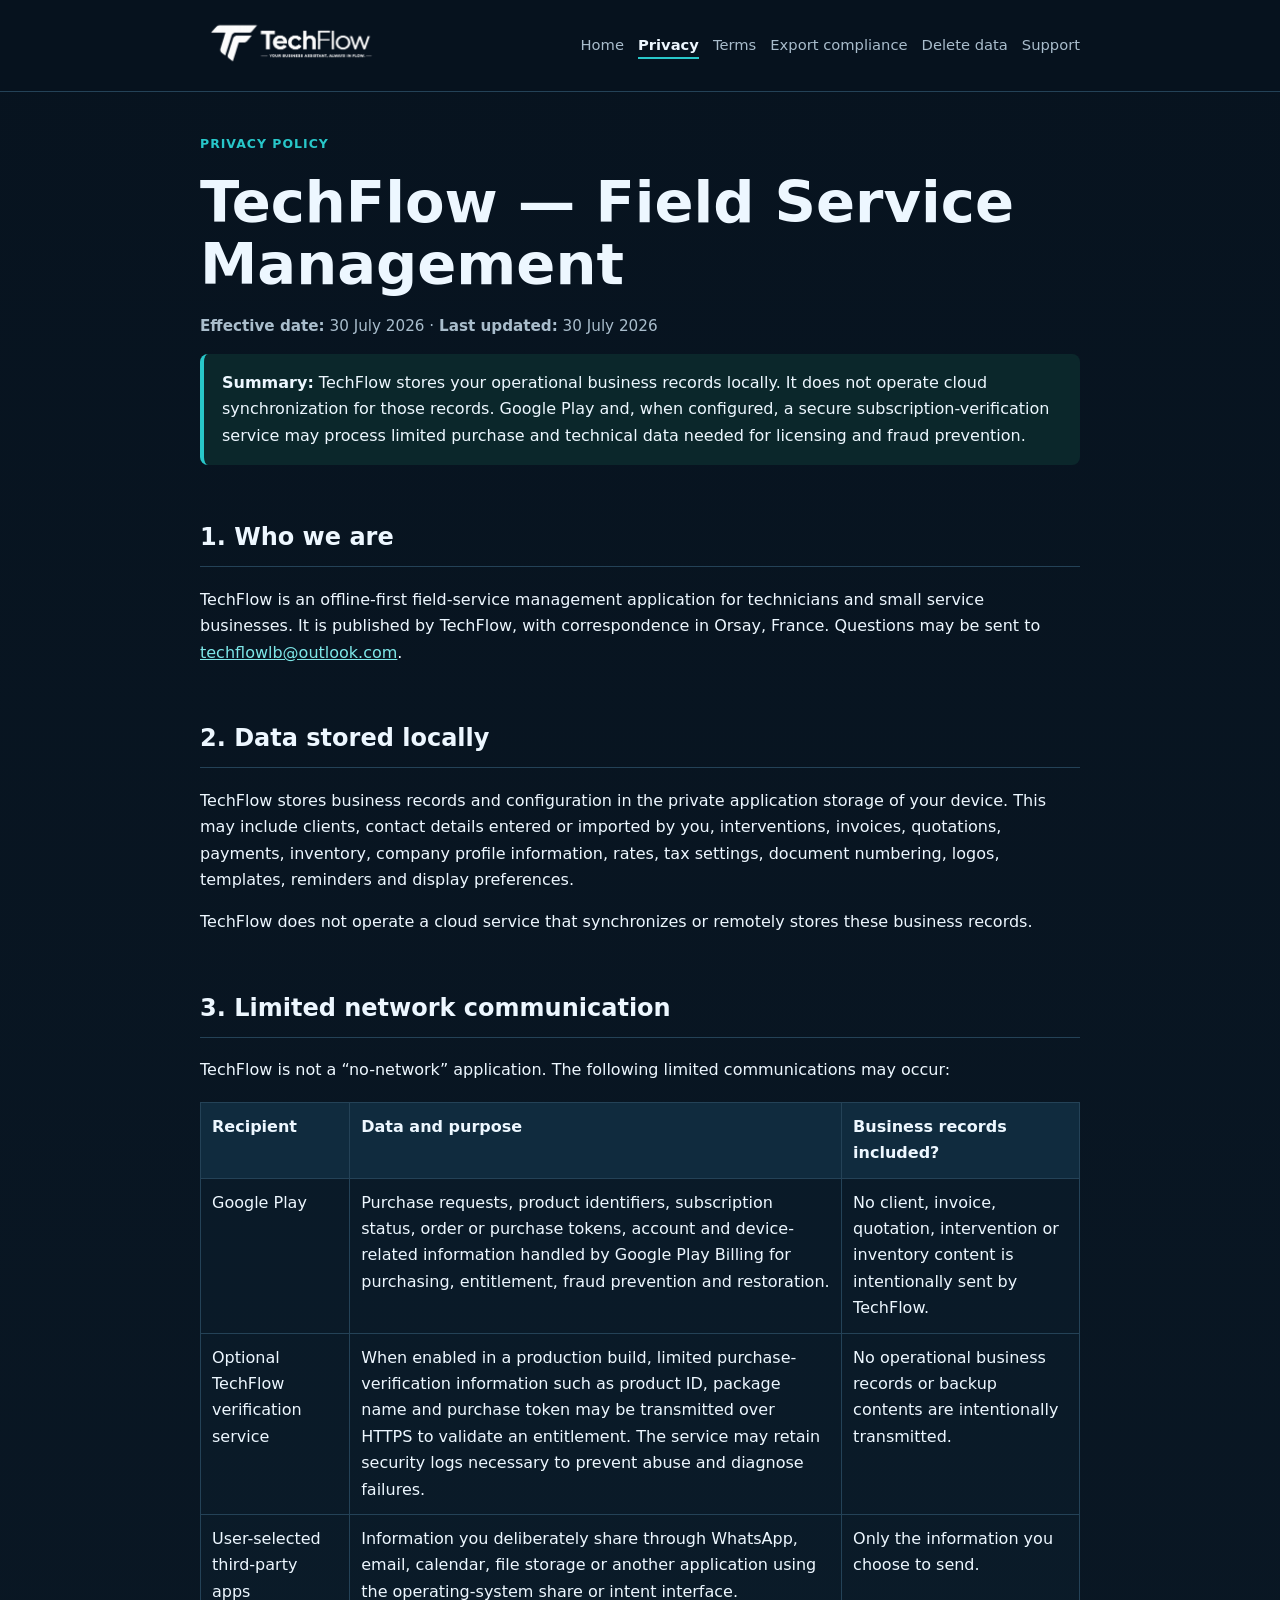
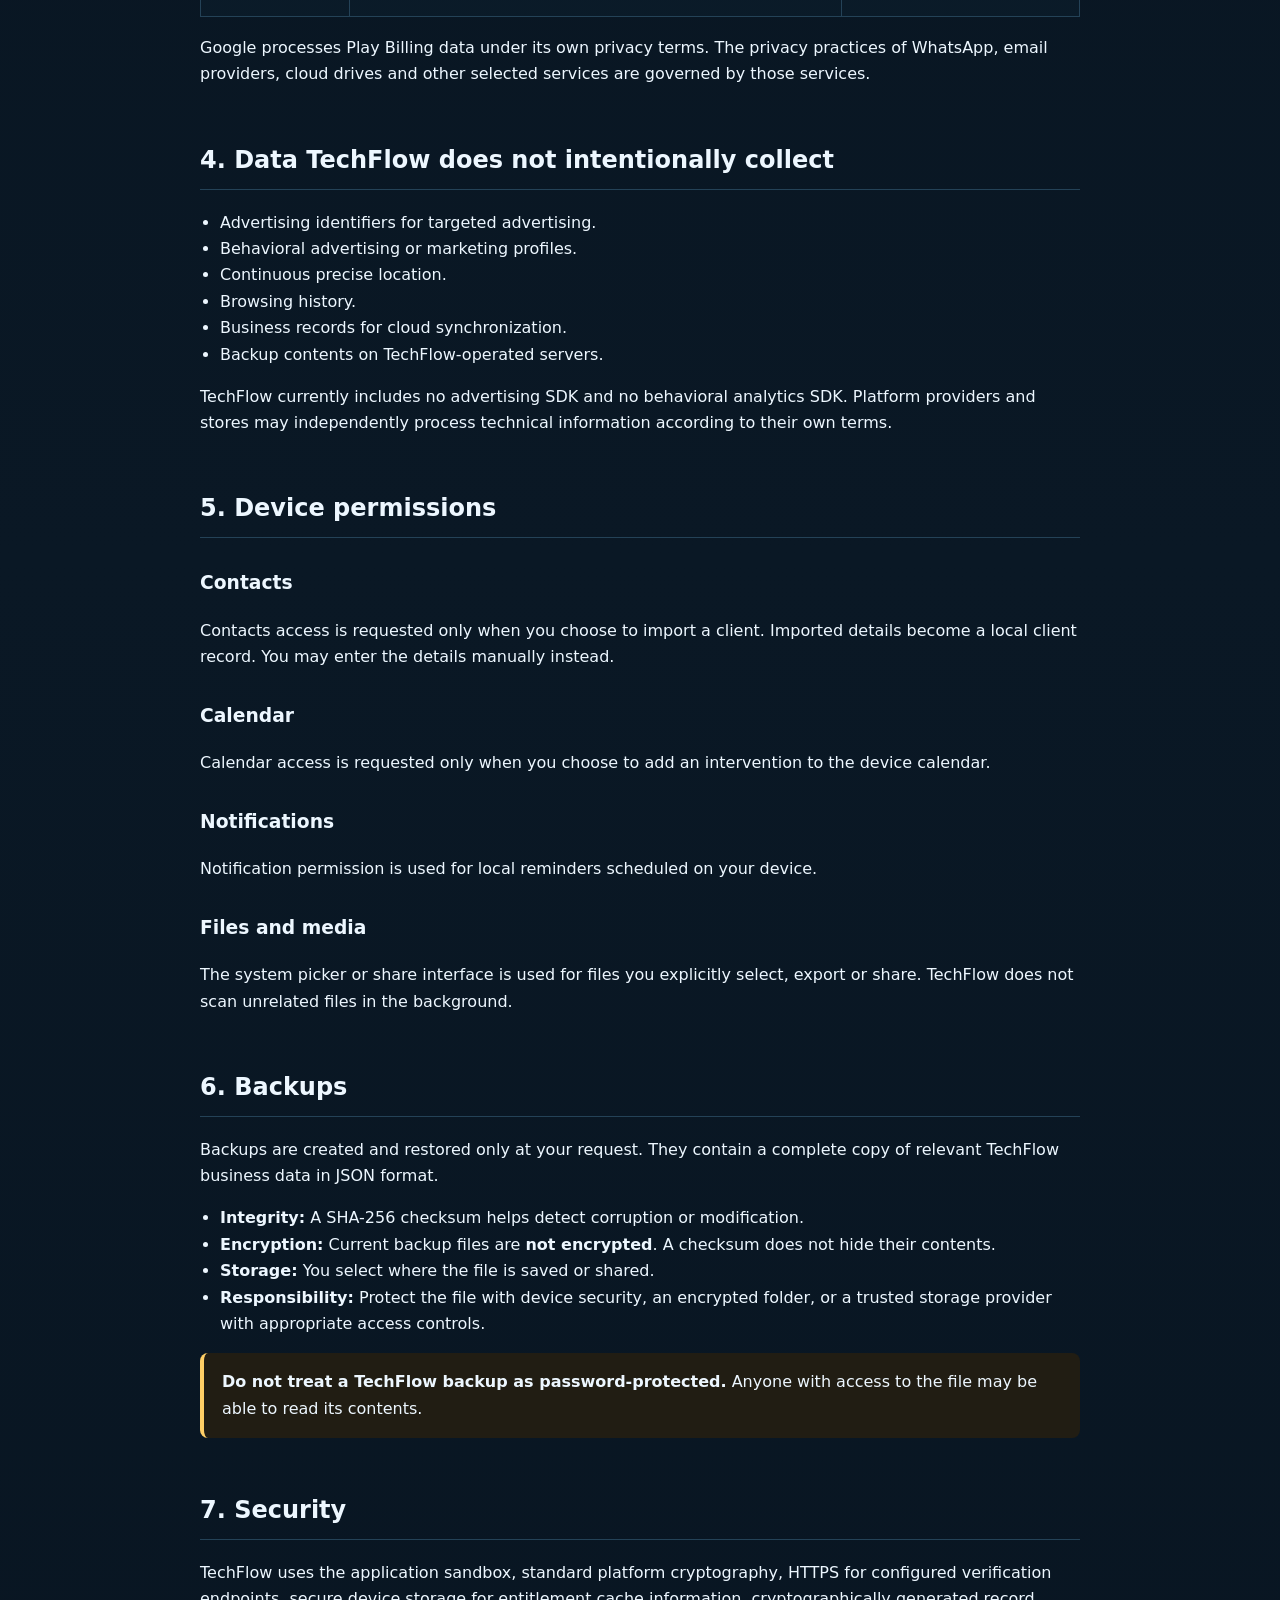
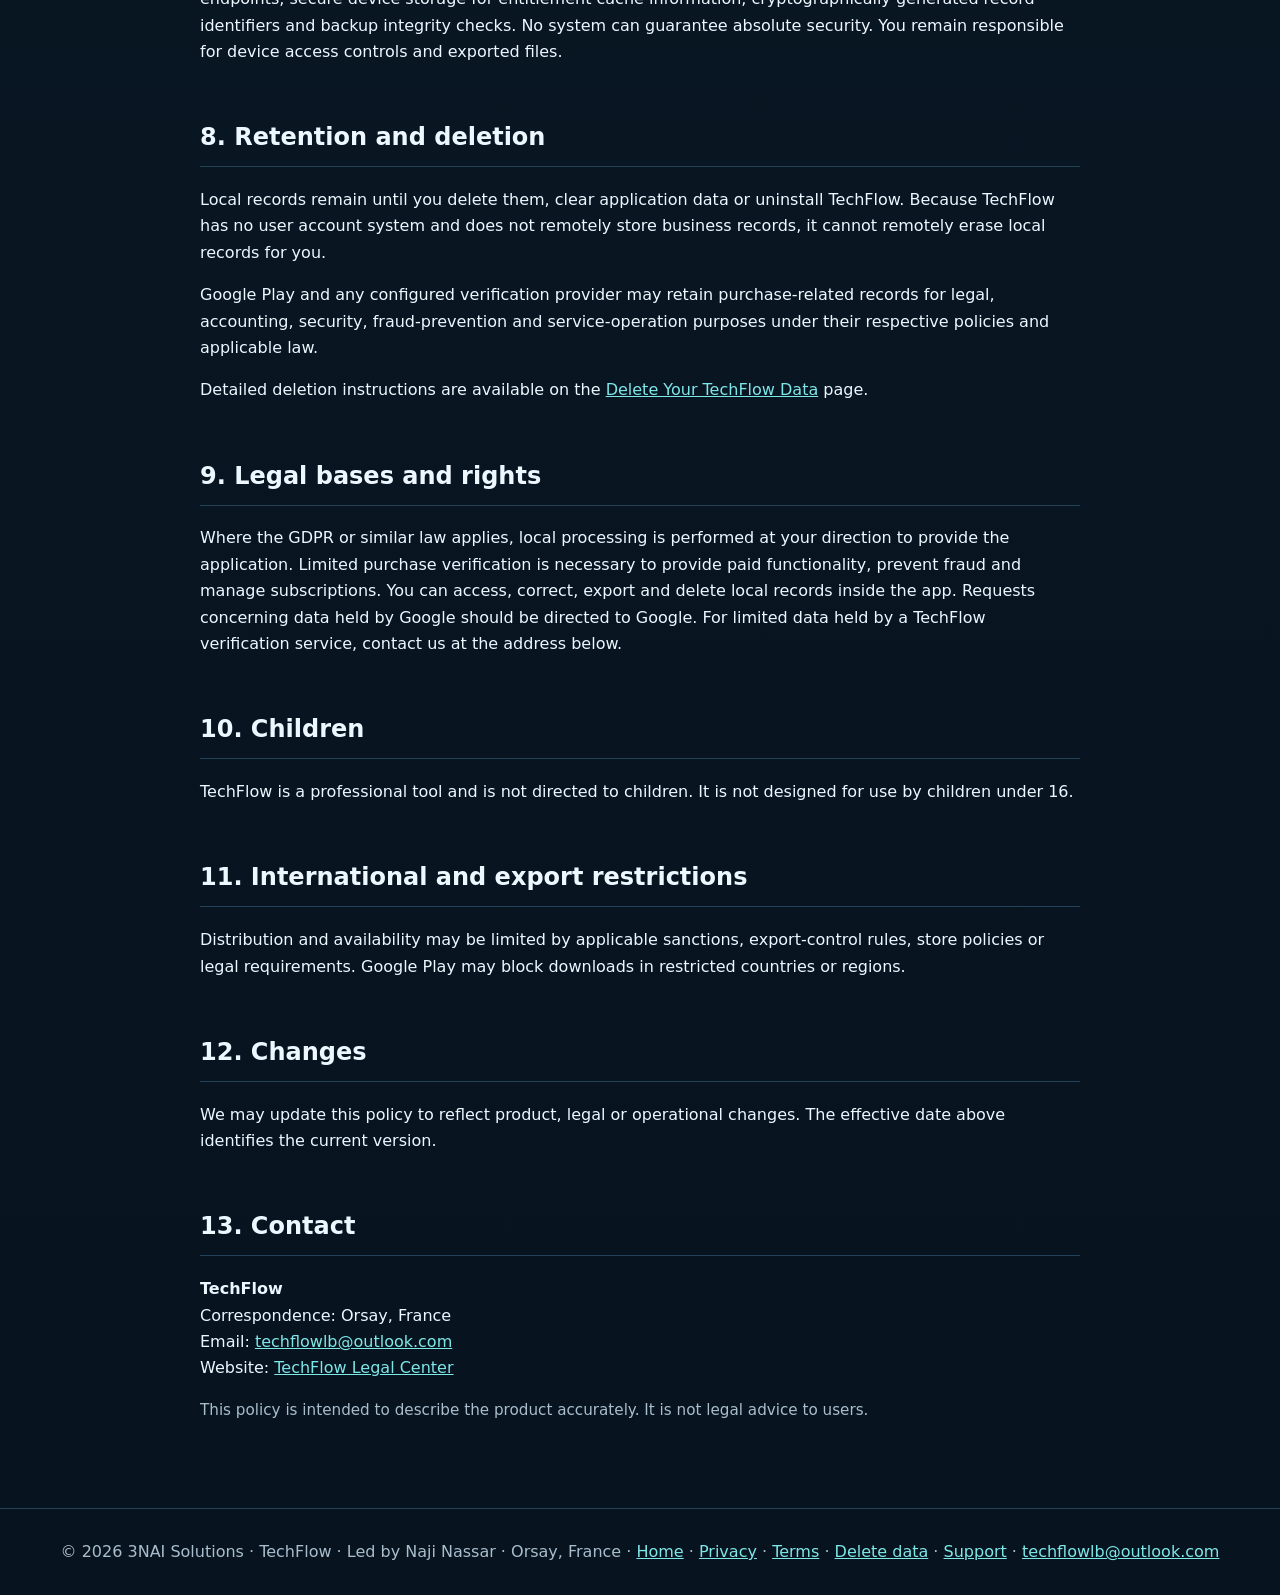
<file: privacy-policy/index.html>
<!DOCTYPE html>

<html lang="en"><head><meta charset="utf-8"/><meta content="width=device-width,initial-scale=1" name="viewport"/><title>Privacy Policy — TechFlow</title><meta content="TechFlow Privacy Policy" name="description"/><link href="../assets/favicon.ico?v=20260731" rel="icon" sizes="any"/><link href="../assets/favicon-32x32.png?v=20260731" rel="icon" sizes="32x32" type="image/png"/><link href="../assets/favicon-16x16.png?v=20260731" rel="icon" sizes="16x16" type="image/png"/><link href="../assets/apple-touch-icon.png?v=20260731" rel="apple-touch-icon" sizes="180x180"/><link href="../assets/site.webmanifest?v=20260731" rel="manifest"/><meta content="#0b1f4d" name="theme-color"/><meta content="TechFlow" name="application-name"/><meta content="TechFlow" name="apple-mobile-web-app-title"/><link href="../assets/styles.css" rel="stylesheet"/></head><body><header><nav class="nav"><a href="../"><img alt="TechFlow" src="../assets/techflow-logo-horizontal-light-v2.png?v=20260731"/></a><div class="links"><a href="../">Home</a><a aria-current="page" href="../privacy-policy/">Privacy</a><a href="../terms-and-conditions/">Terms</a><a href="../export-compliance/">Export compliance</a><a href="../delete-my-data/">Delete data</a><a href="../contact/">Support</a></div></nav></header><main><div class="eyebrow">Privacy Policy</div><h1>TechFlow — Field Service Management</h1><p class="meta"><strong>Effective date:</strong> 30 July 2026 · <strong>Last updated:</strong> 30 July 2026</p><div class="good"><strong>Summary:</strong> TechFlow stores your operational business records locally. It does not operate cloud synchronization for those records. Google Play and, when configured, a secure subscription-verification service may process limited purchase and technical data needed for licensing and fraud prevention.</div>
<h2>1. Who we are</h2><p>TechFlow is an offline-first field-service management application for technicians and small service businesses. It is published by TechFlow, with correspondence in Orsay, France. Questions may be sent to <a href="mailto:techflowlb@outlook.com">techflowlb@outlook.com</a>.</p>
<h2>2. Data stored locally</h2><p>TechFlow stores business records and configuration in the private application storage of your device. This may include clients, contact details entered or imported by you, interventions, invoices, quotations, payments, inventory, company profile information, rates, tax settings, document numbering, logos, templates, reminders and display preferences.</p><p>TechFlow does not operate a cloud service that synchronizes or remotely stores these business records.</p>
<h2>3. Limited network communication</h2><p>TechFlow is not a “no-network” application. The following limited communications may occur:</p><table><thead><tr><th>Recipient</th><th>Data and purpose</th><th>Business records included?</th></tr></thead><tbody><tr><td>Google Play</td><td>Purchase requests, product identifiers, subscription status, order or purchase tokens, account and device-related information handled by Google Play Billing for purchasing, entitlement, fraud prevention and restoration.</td><td>No client, invoice, quotation, intervention or inventory content is intentionally sent by TechFlow.</td></tr><tr><td>Optional TechFlow verification service</td><td>When enabled in a production build, limited purchase-verification information such as product ID, package name and purchase token may be transmitted over HTTPS to validate an entitlement. The service may retain security logs necessary to prevent abuse and diagnose failures.</td><td>No operational business records or backup contents are intentionally transmitted.</td></tr><tr><td>User-selected third-party apps</td><td>Information you deliberately share through WhatsApp, email, calendar, file storage or another application using the operating-system share or intent interface.</td><td>Only the information you choose to send.</td></tr></tbody></table><p>Google processes Play Billing data under its own privacy terms. The privacy practices of WhatsApp, email providers, cloud drives and other selected services are governed by those services.</p>
<h2>4. Data TechFlow does not intentionally collect</h2><ul><li>Advertising identifiers for targeted advertising.</li><li>Behavioral advertising or marketing profiles.</li><li>Continuous precise location.</li><li>Browsing history.</li><li>Business records for cloud synchronization.</li><li>Backup contents on TechFlow-operated servers.</li></ul><p>TechFlow currently includes no advertising SDK and no behavioral analytics SDK. Platform providers and stores may independently process technical information according to their own terms.</p>
<h2>5. Device permissions</h2><h3>Contacts</h3><p>Contacts access is requested only when you choose to import a client. Imported details become a local client record. You may enter the details manually instead.</p><h3>Calendar</h3><p>Calendar access is requested only when you choose to add an intervention to the device calendar.</p><h3>Notifications</h3><p>Notification permission is used for local reminders scheduled on your device.</p><h3>Files and media</h3><p>The system picker or share interface is used for files you explicitly select, export or share. TechFlow does not scan unrelated files in the background.</p>
<h2>6. Backups</h2><p>Backups are created and restored only at your request. They contain a complete copy of relevant TechFlow business data in JSON format.</p><ul><li><strong>Integrity:</strong> A SHA-256 checksum helps detect corruption or modification.</li><li><strong>Encryption:</strong> Current backup files are <strong>not encrypted</strong>. A checksum does not hide their contents.</li><li><strong>Storage:</strong> You select where the file is saved or shared.</li><li><strong>Responsibility:</strong> Protect the file with device security, an encrypted folder, or a trusted storage provider with appropriate access controls.</li></ul><div class="notice"><strong>Do not treat a TechFlow backup as password-protected.</strong> Anyone with access to the file may be able to read its contents.</div>
<h2>7. Security</h2><p>TechFlow uses the application sandbox, standard platform cryptography, HTTPS for configured verification endpoints, secure device storage for entitlement cache information, cryptographically generated record identifiers and backup integrity checks. No system can guarantee absolute security. You remain responsible for device access controls and exported files.</p>
<h2>8. Retention and deletion</h2><p>Local records remain until you delete them, clear application data or uninstall TechFlow. Because TechFlow has no user account system and does not remotely store business records, it cannot remotely erase local records for you.</p><p>Google Play and any configured verification provider may retain purchase-related records for legal, accounting, security, fraud-prevention and service-operation purposes under their respective policies and applicable law.</p>
<p>Detailed deletion instructions are available on the <a href="../delete-my-data/">Delete Your TechFlow Data</a> page.</p><h2>9. Legal bases and rights</h2><p>Where the GDPR or similar law applies, local processing is performed at your direction to provide the application. Limited purchase verification is necessary to provide paid functionality, prevent fraud and manage subscriptions. You can access, correct, export and delete local records inside the app. Requests concerning data held by Google should be directed to Google. For limited data held by a TechFlow verification service, contact us at the address below.</p>
<h2>10. Children</h2><p>TechFlow is a professional tool and is not directed to children. It is not designed for use by children under 16.</p>
<h2>11. International and export restrictions</h2><p>Distribution and availability may be limited by applicable sanctions, export-control rules, store policies or legal requirements. Google Play may block downloads in restricted countries or regions.</p>
<h2>12. Changes</h2><p>We may update this policy to reflect product, legal or operational changes. The effective date above identifies the current version.</p>
<h2>13. Contact</h2><p><strong>TechFlow</strong><br/>Correspondence: Orsay, France<br/>Email: <a href="mailto:techflowlb@outlook.com">techflowlb@outlook.com</a><br/>Website: <a href="https://3nai-pro.github.io/techflow-legal/">TechFlow Legal Center</a></p><p class="meta">This policy is intended to describe the product accurately. It is not legal advice to users.</p></main><footer>© <span data-year=""></span> 3NAI Solutions · TechFlow · Led by Naji Nassar · Orsay, France · <a href="../">Home</a> · <a href="../privacy-policy/">Privacy</a> · <a href="../terms-and-conditions/">Terms</a> · <a href="../delete-my-data/">Delete data</a> · <a href="../contact/">Support</a> · <a href="mailto:techflowlb@outlook.com">techflowlb@outlook.com</a></footer><script src="../assets/site.js"></script></body></html>
</file>
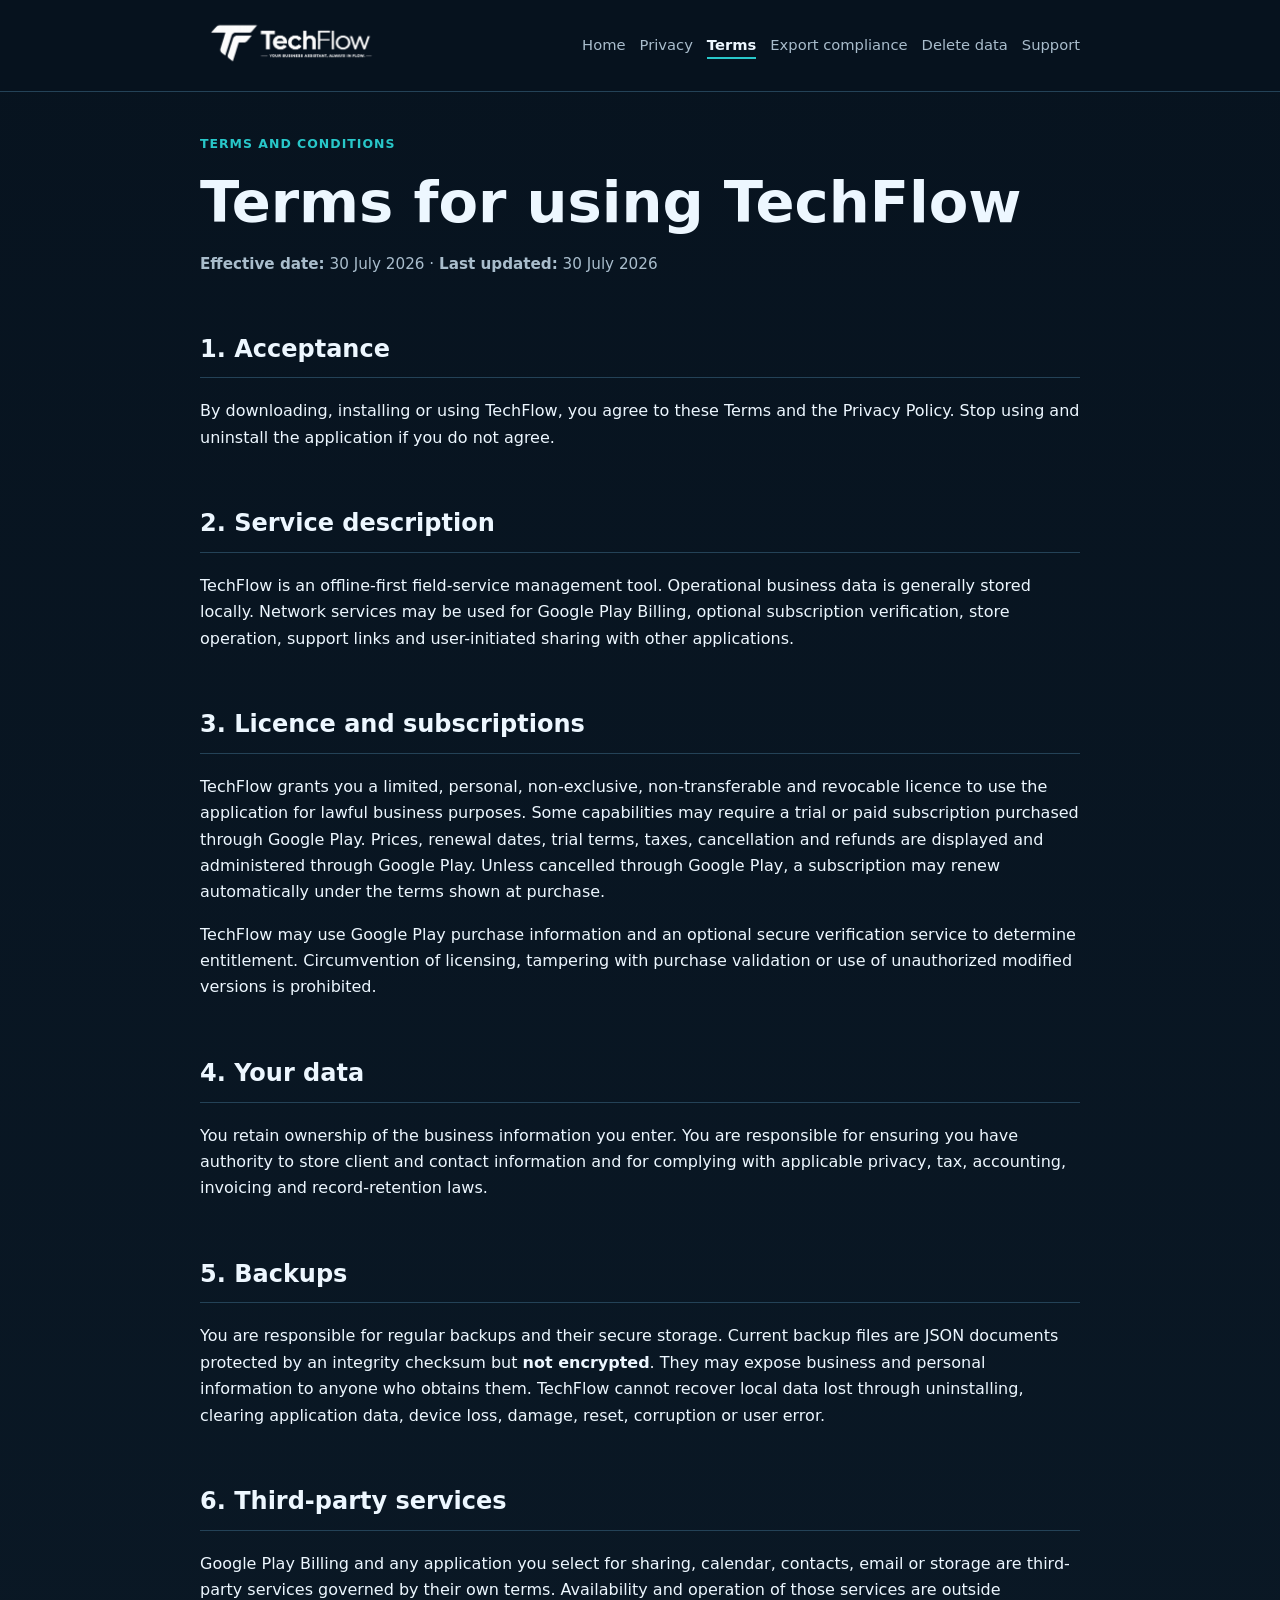
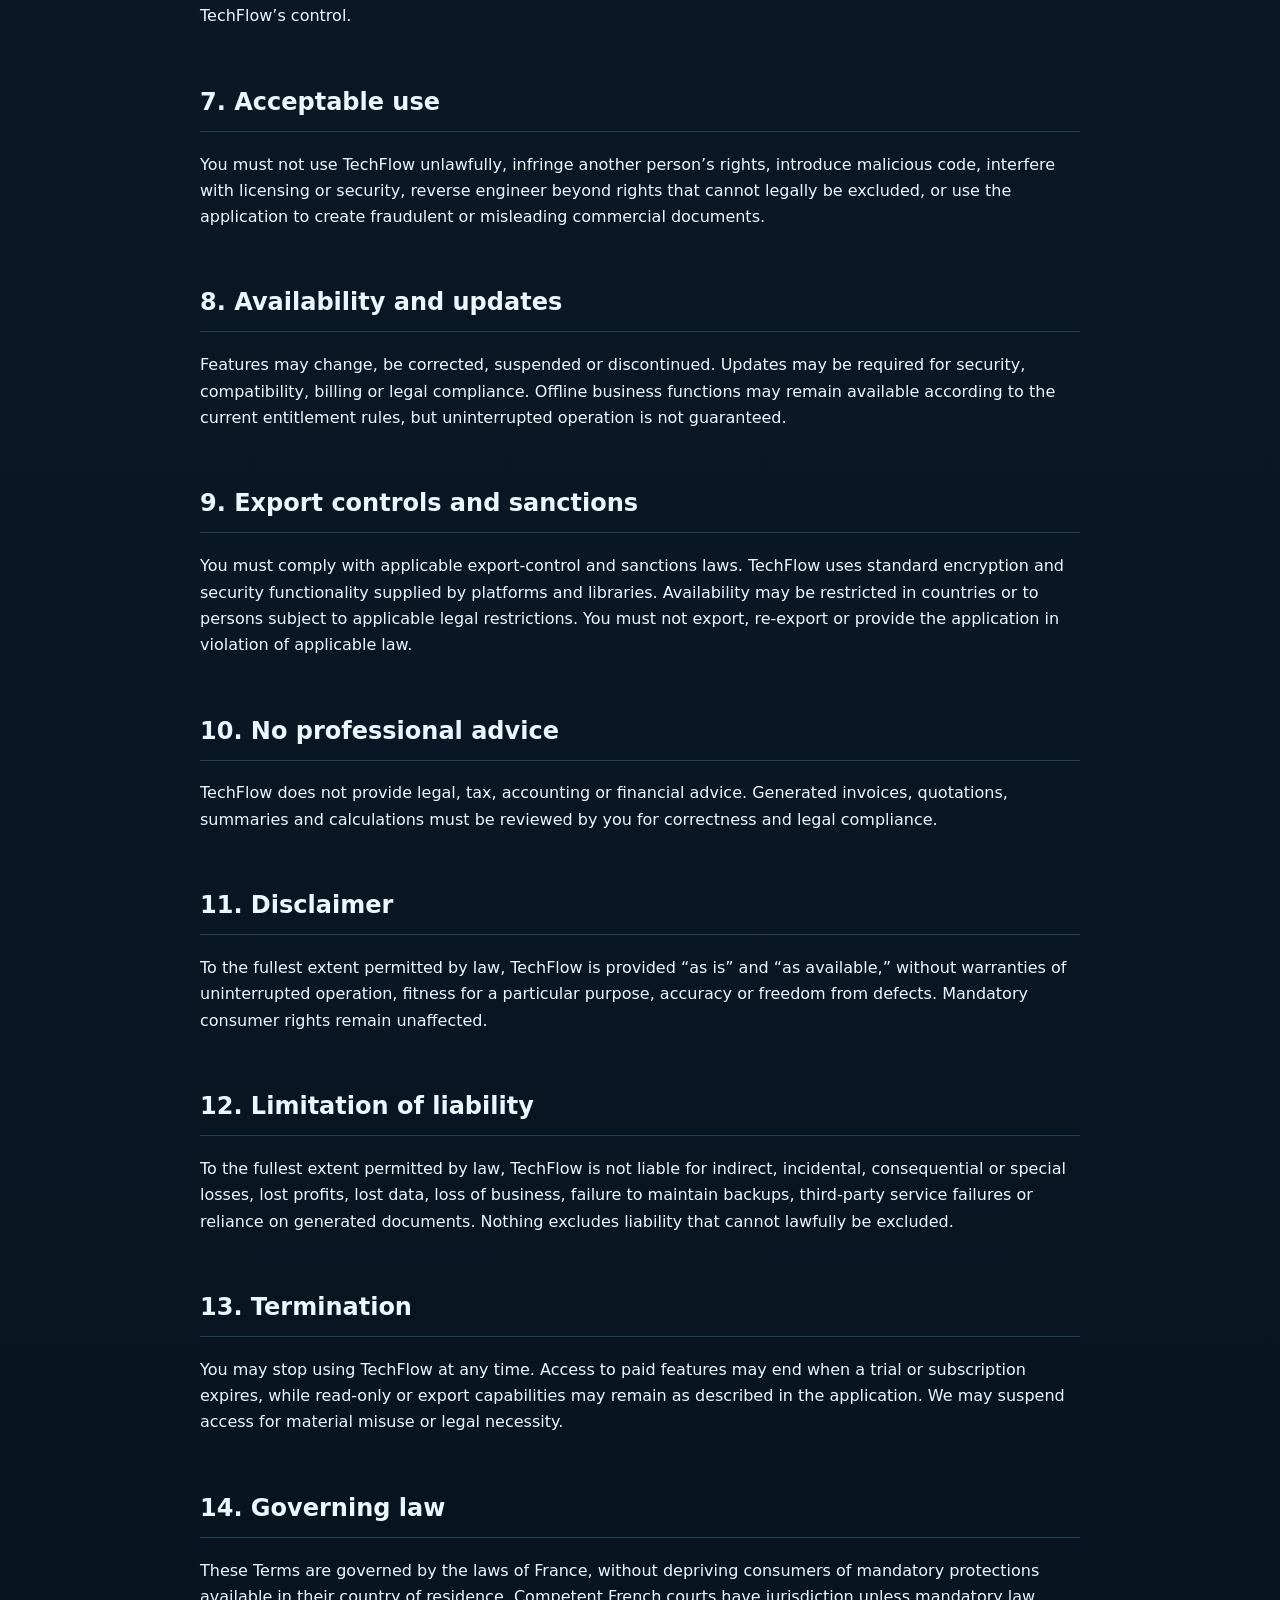
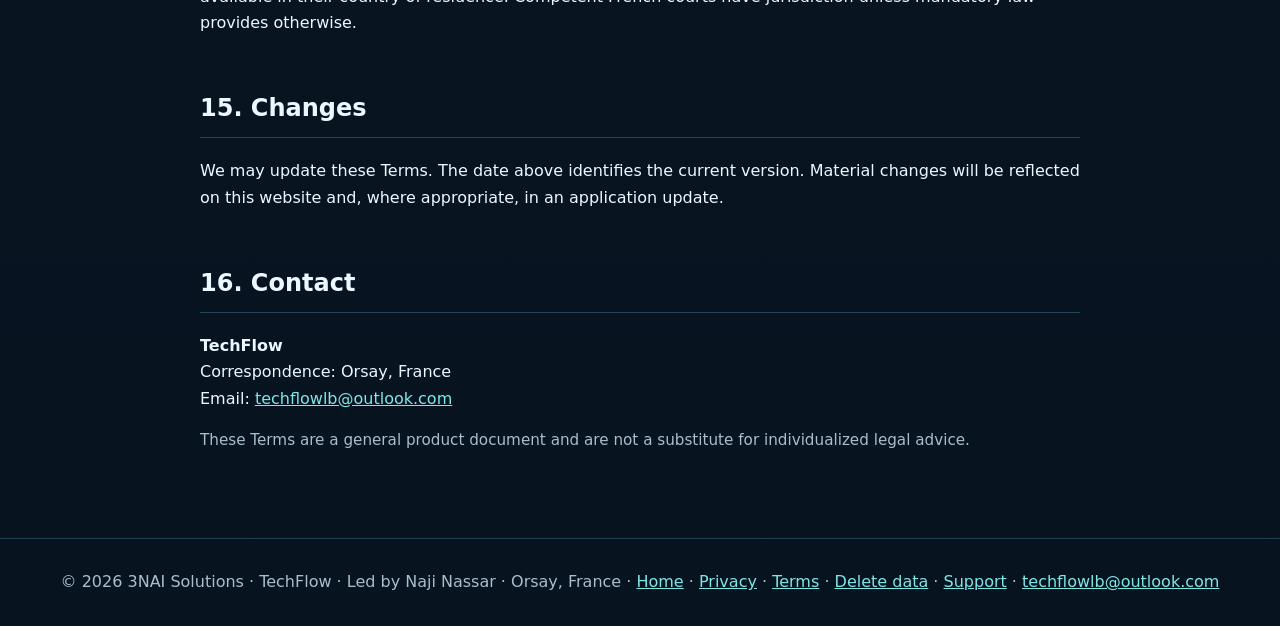
<file: terms-and-conditions/index.html>
<!DOCTYPE html>

<html lang="en"><head><meta charset="utf-8"/><meta content="width=device-width,initial-scale=1" name="viewport"/><title>Terms and Conditions — TechFlow</title><meta content="TechFlow Terms and Conditions" name="description"/><link href="../assets/favicon.ico?v=20260731" rel="icon" sizes="any"/><link href="../assets/favicon-32x32.png?v=20260731" rel="icon" sizes="32x32" type="image/png"/><link href="../assets/favicon-16x16.png?v=20260731" rel="icon" sizes="16x16" type="image/png"/><link href="../assets/apple-touch-icon.png?v=20260731" rel="apple-touch-icon" sizes="180x180"/><link href="../assets/site.webmanifest?v=20260731" rel="manifest"/><meta content="#0b1f4d" name="theme-color"/><meta content="TechFlow" name="application-name"/><meta content="TechFlow" name="apple-mobile-web-app-title"/><link href="../assets/styles.css" rel="stylesheet"/></head><body><header><nav class="nav"><a href="../"><img alt="TechFlow" src="../assets/techflow-logo-horizontal-light-v2.png?v=20260731"/></a><div class="links"><a href="../">Home</a><a href="../privacy-policy/">Privacy</a><a aria-current="page" href="../terms-and-conditions/">Terms</a><a href="../export-compliance/">Export compliance</a><a href="../delete-my-data/">Delete data</a><a href="../contact/">Support</a></div></nav></header><main><div class="eyebrow">Terms and Conditions</div><h1>Terms for using TechFlow</h1><p class="meta"><strong>Effective date:</strong> 30 July 2026 · <strong>Last updated:</strong> 30 July 2026</p>
<h2>1. Acceptance</h2><p>By downloading, installing or using TechFlow, you agree to these Terms and the Privacy Policy. Stop using and uninstall the application if you do not agree.</p>
<h2>2. Service description</h2><p>TechFlow is an offline-first field-service management tool. Operational business data is generally stored locally. Network services may be used for Google Play Billing, optional subscription verification, store operation, support links and user-initiated sharing with other applications.</p>
<h2>3. Licence and subscriptions</h2><p>TechFlow grants you a limited, personal, non-exclusive, non-transferable and revocable licence to use the application for lawful business purposes. Some capabilities may require a trial or paid subscription purchased through Google Play. Prices, renewal dates, trial terms, taxes, cancellation and refunds are displayed and administered through Google Play. Unless cancelled through Google Play, a subscription may renew automatically under the terms shown at purchase.</p><p>TechFlow may use Google Play purchase information and an optional secure verification service to determine entitlement. Circumvention of licensing, tampering with purchase validation or use of unauthorized modified versions is prohibited.</p>
<h2>4. Your data</h2><p>You retain ownership of the business information you enter. You are responsible for ensuring you have authority to store client and contact information and for complying with applicable privacy, tax, accounting, invoicing and record-retention laws.</p>
<h2>5. Backups</h2><p>You are responsible for regular backups and their secure storage. Current backup files are JSON documents protected by an integrity checksum but <strong>not encrypted</strong>. They may expose business and personal information to anyone who obtains them. TechFlow cannot recover local data lost through uninstalling, clearing application data, device loss, damage, reset, corruption or user error.</p>
<h2>6. Third-party services</h2><p>Google Play Billing and any application you select for sharing, calendar, contacts, email or storage are third-party services governed by their own terms. Availability and operation of those services are outside TechFlow’s control.</p>
<h2>7. Acceptable use</h2><p>You must not use TechFlow unlawfully, infringe another person’s rights, introduce malicious code, interfere with licensing or security, reverse engineer beyond rights that cannot legally be excluded, or use the application to create fraudulent or misleading commercial documents.</p>
<h2>8. Availability and updates</h2><p>Features may change, be corrected, suspended or discontinued. Updates may be required for security, compatibility, billing or legal compliance. Offline business functions may remain available according to the current entitlement rules, but uninterrupted operation is not guaranteed.</p>
<h2>9. Export controls and sanctions</h2><p>You must comply with applicable export-control and sanctions laws. TechFlow uses standard encryption and security functionality supplied by platforms and libraries. Availability may be restricted in countries or to persons subject to applicable legal restrictions. You must not export, re-export or provide the application in violation of applicable law.</p>
<h2>10. No professional advice</h2><p>TechFlow does not provide legal, tax, accounting or financial advice. Generated invoices, quotations, summaries and calculations must be reviewed by you for correctness and legal compliance.</p>
<h2>11. Disclaimer</h2><p>To the fullest extent permitted by law, TechFlow is provided “as is” and “as available,” without warranties of uninterrupted operation, fitness for a particular purpose, accuracy or freedom from defects. Mandatory consumer rights remain unaffected.</p>
<h2>12. Limitation of liability</h2><p>To the fullest extent permitted by law, TechFlow is not liable for indirect, incidental, consequential or special losses, lost profits, lost data, loss of business, failure to maintain backups, third-party service failures or reliance on generated documents. Nothing excludes liability that cannot lawfully be excluded.</p>
<h2>13. Termination</h2><p>You may stop using TechFlow at any time. Access to paid features may end when a trial or subscription expires, while read-only or export capabilities may remain as described in the application. We may suspend access for material misuse or legal necessity.</p>
<h2>14. Governing law</h2><p>These Terms are governed by the laws of France, without depriving consumers of mandatory protections available in their country of residence. Competent French courts have jurisdiction unless mandatory law provides otherwise.</p>
<h2>15. Changes</h2><p>We may update these Terms. The date above identifies the current version. Material changes will be reflected on this website and, where appropriate, in an application update.</p>
<h2>16. Contact</h2><p><strong>TechFlow</strong><br/>Correspondence: Orsay, France<br/>Email: <a href="mailto:techflowlb@outlook.com">techflowlb@outlook.com</a></p><p class="meta">These Terms are a general product document and are not a substitute for individualized legal advice.</p></main><footer>© <span data-year=""></span> 3NAI Solutions · TechFlow · Led by Naji Nassar · Orsay, France · <a href="../">Home</a> · <a href="../privacy-policy/">Privacy</a> · <a href="../terms-and-conditions/">Terms</a> · <a href="../delete-my-data/">Delete data</a> · <a href="../contact/">Support</a> · <a href="mailto:techflowlb@outlook.com">techflowlb@outlook.com</a></footer><script src="../assets/site.js"></script></body></html>
</file>
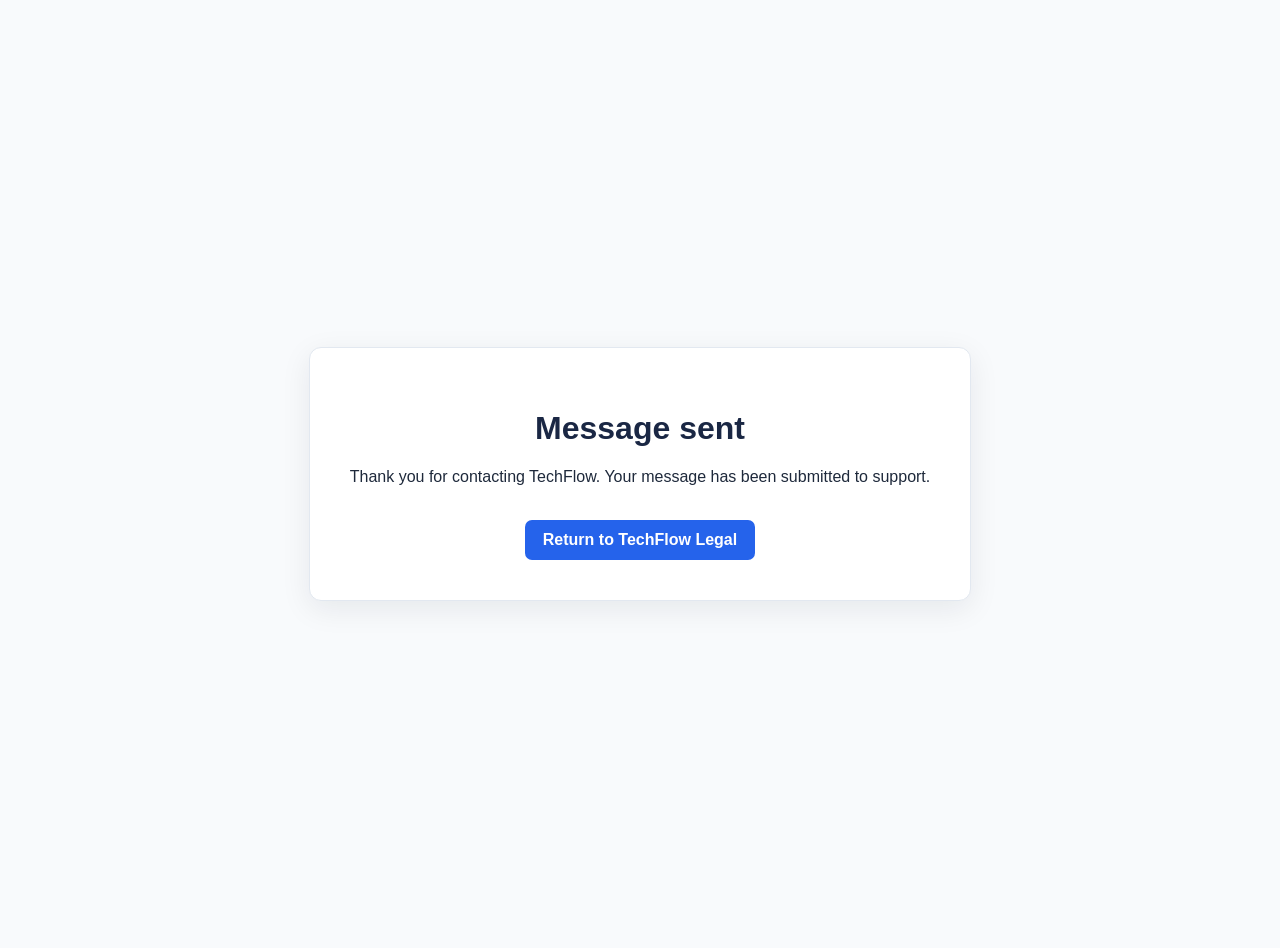
<file: contact/thanks/index.html>
<!DOCTYPE html>
<html lang="en">
<head>
<meta charset="utf-8"/><meta name="viewport" content="width=device-width,initial-scale=1"/>
<meta name="robots" content="noindex"/><title>Message sent — TechFlow</title>
<style>
body{font-family:-apple-system,BlinkMacSystemFont,"Segoe UI",Roboto,Arial,sans-serif;background:#f8fafc;color:#1e293b;display:grid;place-items:center;min-height:100vh;margin:0;padding:24px}
.card{max-width:600px;background:white;border:1px solid #e2e8f0;border-radius:12px;padding:40px;text-align:center;box-shadow:0 8px 30px rgba(15,23,42,.08)}
h1{color:#1a2744}a{display:inline-block;margin-top:18px;background:#2563eb;color:white;text-decoration:none;padding:11px 18px;border-radius:7px;font-weight:700}
</style>
</head>
<body><div class="card"><h1>Message sent</h1><p>Thank you for contacting TechFlow. Your message has been submitted to support.</p><a href="https://3nai-pro.github.io/techflow-legal/">Return to TechFlow Legal</a></div></body>
</html>
</file>
<file: assets/styles.css>
:root{--bg:#07131f;--card:#0d2030;--text:#edf7ff;--muted:#a9bdcc;--accent:#28c7c9;--line:#244257;--warn:#ffcf66;--max:920px}*{box-sizing:border-box}html{scroll-behavior:smooth}body{margin:0;font-family:Inter,system-ui,-apple-system,BlinkMacSystemFont,"Segoe UI",sans-serif;background:linear-gradient(180deg,#07131f,#0a1825 45%,#07131f);color:var(--text);line-height:1.65}a{color:#7ee7e8}header{border-bottom:1px solid var(--line);background:rgba(7,19,31,.94);position:sticky;top:0;backdrop-filter:blur(10px);z-index:5}.nav{max-width:var(--max);margin:auto;padding:14px 20px;display:flex;align-items:center;gap:20px;justify-content:space-between}.nav img{width:190px;max-width:48vw}.links{display:flex;flex-wrap:wrap;gap:14px;font-size:.92rem}.links a{text-decoration:none;color:var(--muted)}.links a:hover{color:var(--text)}.links a[aria-current="page"]{color:var(--text);font-weight:700;border-bottom:2px solid var(--accent)}main{max-width:var(--max);margin:auto;padding:42px 20px 70px}.hero{padding:36px 0 28px}.eyebrow{color:var(--accent);font-weight:700;letter-spacing:.08em;text-transform:uppercase;font-size:.78rem}h1{font-size:clamp(2rem,5vw,3.6rem);line-height:1.08;margin:.3em 0}h2{margin-top:2.2em;border-bottom:1px solid var(--line);padding-bottom:.35em}h3{margin-top:1.6em}.lead{font-size:1.16rem;color:var(--muted);max-width:760px}.card{background:rgba(13,32,48,.78);border:1px solid var(--line);border-radius:16px;padding:24px;margin:20px 0}.notice{border-left:4px solid var(--warn);background:#211d13;padding:16px 18px;border-radius:8px}.good{border-left:4px solid var(--accent);background:#0b272b;padding:16px 18px;border-radius:8px}table{width:100%;border-collapse:collapse;margin:18px 0;background:rgba(13,32,48,.45)}th,td{border:1px solid var(--line);padding:11px;text-align:left;vertical-align:top}th{background:#102b3e}code{background:#102b3e;padding:.12em .35em;border-radius:5px}footer{border-top:1px solid var(--line);color:var(--muted);padding:30px 20px;text-align:center}.button{display:inline-block;background:var(--accent);color:#042027;text-decoration:none;font-weight:750;padding:12px 18px;border-radius:10px;margin:6px 8px 6px 0}.button.secondary{background:transparent;border:1px solid var(--line);color:var(--text)}ul{padding-left:1.25rem}.meta{color:var(--muted);font-size:.95rem}.toc a{display:block;padding:5px 0;text-decoration:none}@media(max-width:700px){.nav{align-items:flex-start;flex-direction:column}.links{gap:10px}main{padding-top:24px}table{font-size:.9rem;display:block;overflow-x:auto}}

/* Support center */
.support-grid{display:grid;grid-template-columns:repeat(3,minmax(0,1fr));gap:14px;margin:26px 0 34px}.support-tile{display:flex;flex-direction:column;gap:4px;min-height:138px;padding:20px;border:1px solid var(--line);border-radius:16px;background:rgba(13,32,48,.78);text-decoration:none;color:var(--text);transition:transform .15s ease,border-color .15s ease,background .15s ease}.support-tile:hover{transform:translateY(-2px);border-color:var(--accent);background:#102b3e}.support-tile>span{display:grid;place-items:center;width:42px;height:42px;border-radius:12px;background:#12384a;color:var(--accent);font-size:1.35rem;font-weight:800}.support-tile strong{font-size:1.02rem}.support-tile small{color:var(--muted)}.form-card h2,.faq-card h2{margin-top:.4em}.support-form{display:flex;flex-direction:column;gap:18px}.form-row{display:grid;gap:16px}.two-columns{grid-template-columns:repeat(2,minmax(0,1fr))}.support-form label{display:flex;flex-direction:column;gap:7px;color:var(--text);font-weight:650}.support-form input,.support-form select,.support-form textarea{width:100%;border:1px solid var(--line);border-radius:10px;background:#081a28;color:var(--text);font:inherit;padding:12px 13px;outline:none}.support-form textarea{resize:vertical;min-height:150px}.support-form input:focus,.support-form select:focus,.support-form textarea:focus{border-color:var(--accent);box-shadow:0 0 0 3px rgba(40,199,201,.12)}.support-form select option{background:#081a28;color:var(--text)}.optional{color:var(--muted);font-weight:400}.consent-line{display:grid!important;grid-template-columns:auto 1fr;align-items:start;gap:10px!important;font-weight:400!important}.consent-line input{width:auto;margin-top:.35em}.notice.compact{margin:0}.form-submit{border:0;cursor:pointer;align-self:flex-start;font-size:1rem}.form-status{padding:14px 16px;border:1px solid var(--accent);background:#0b272b;border-radius:10px;color:var(--text)}.honeypot{position:absolute!important;left:-9999px!important;opacity:0!important;pointer-events:none!important}.faq-card details{border-bottom:1px solid var(--line);padding:14px 0}.faq-card details:last-child{border-bottom:0}.faq-card summary{cursor:pointer;font-weight:700;color:var(--text)}.faq-card details p{color:var(--muted);margin:.7em 0 .2em}
@media(max-width:760px){.support-grid{grid-template-columns:repeat(2,minmax(0,1fr))}.two-columns{grid-template-columns:1fr}}
@media(max-width:480px){.support-grid{grid-template-columns:1fr}.support-tile{min-height:auto}}
</file>
